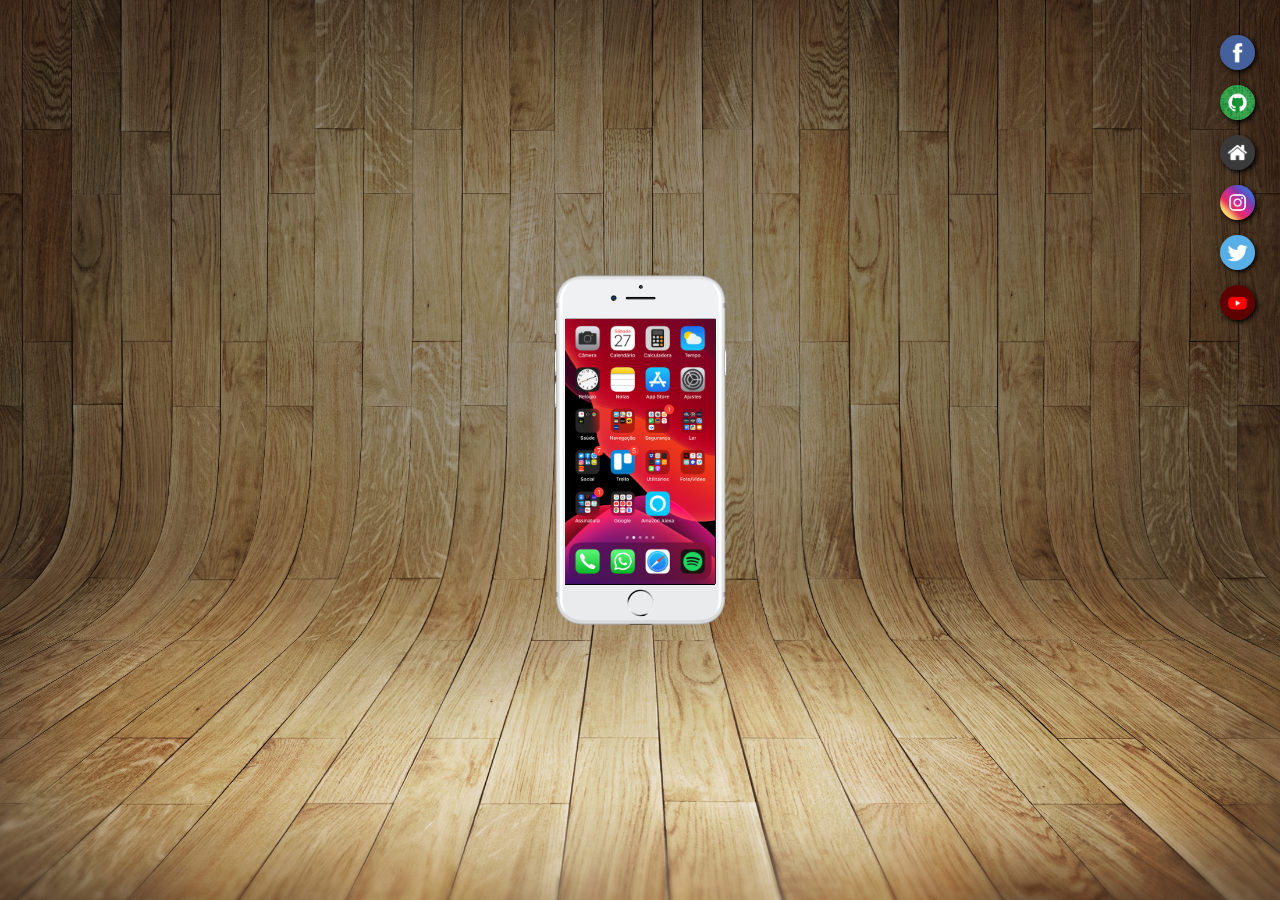
<file: index.html>
<!DOCTYPE html>
<html lang="en">
<head>
    <meta charset="UTF-8">
    <meta name="viewport" content="width=device-width, initial-scale=1.0">
    <title>Projeto rede Sociais</title>
    <link rel="shortcut icon" href="favicon.ico" type="image/x-icon">
    <link rel="stylesheet" href="estilos/style.css">
</head>
<body>
    <main>

        <section id="telefone">
            <iframe src="home.html" frameborder="0" id="tela" name="logos" scrolling="yes"></iframe>
        </section>

        <section id="redes-sociais">
            
                <a href="facebook.html" target="logos"><img src="imagens/logo-facebook.jpg" alt="facebook"></a>
                <a href="github.html" target="logos"><img src="imagens/logo-github.jpg" alt="github"></a>
                <a href="home.html" target="logos"><img src="imagens/logo-home.jpg" alt="homepage"></a>
                <a href="instagram.html" target="logos"><img src="imagens/logo-instagram.jpg" alt="instagram"></a>
                <a href="twitter.html" target="logos"><img src="imagens/logo-twitter.jpg" alt="twitter"></a>
                <a href="youtube.html" target="logos"><img src="imagens/logo-youtube.jpg" alt="youtube"></a>
            
        </section>
    </main>
</body>
</html>
</file>
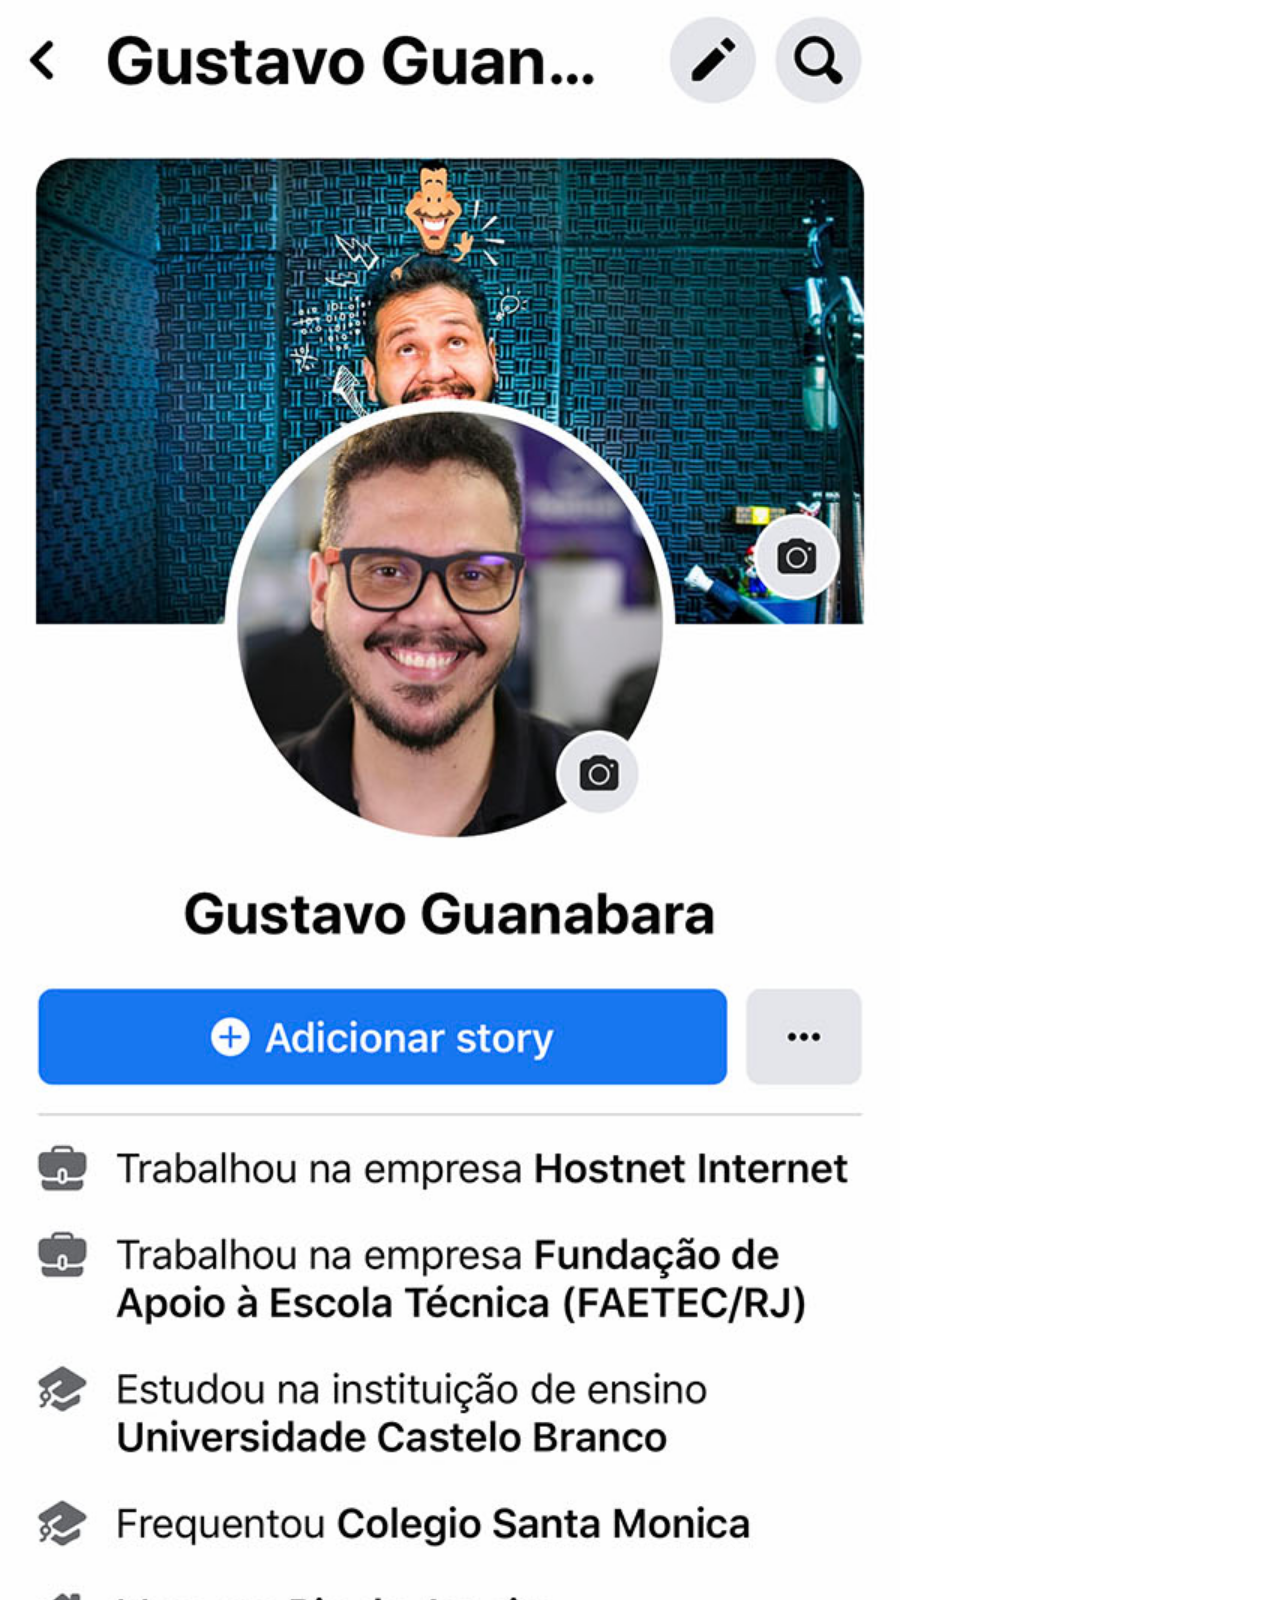
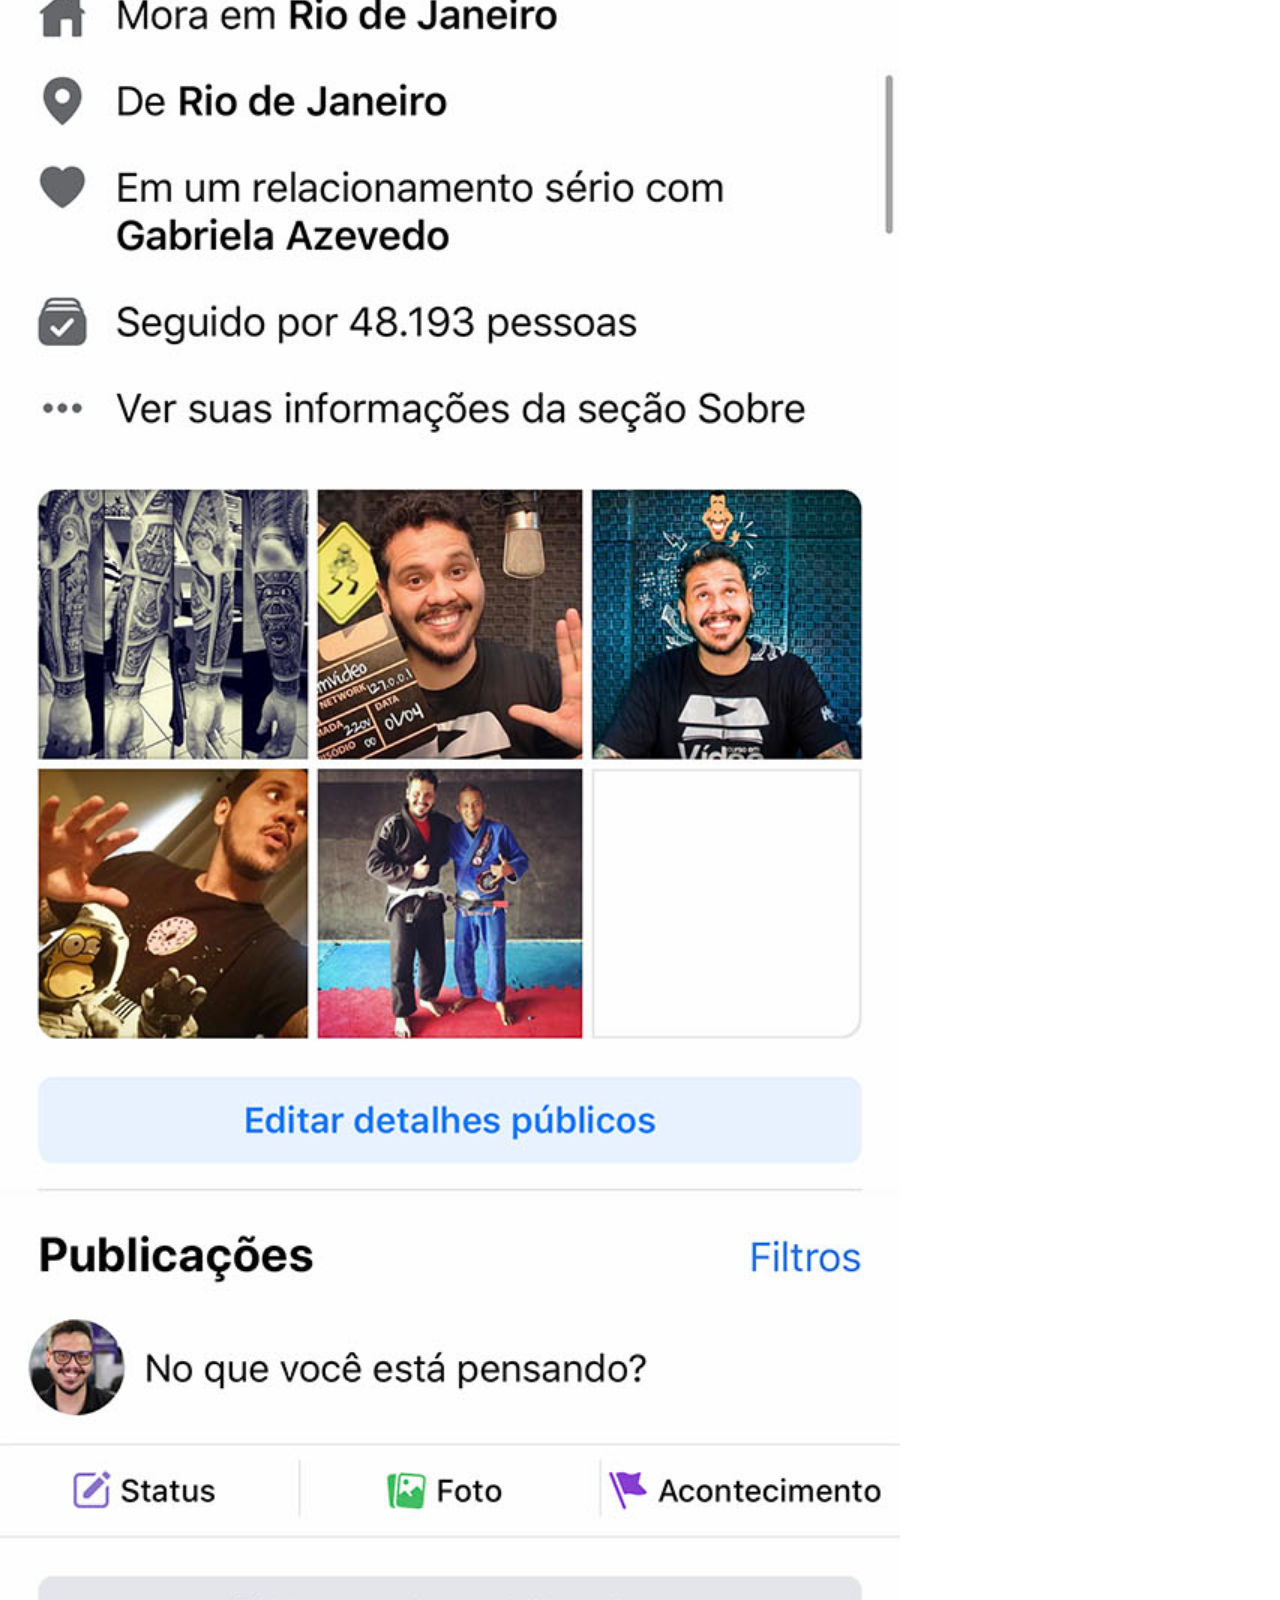
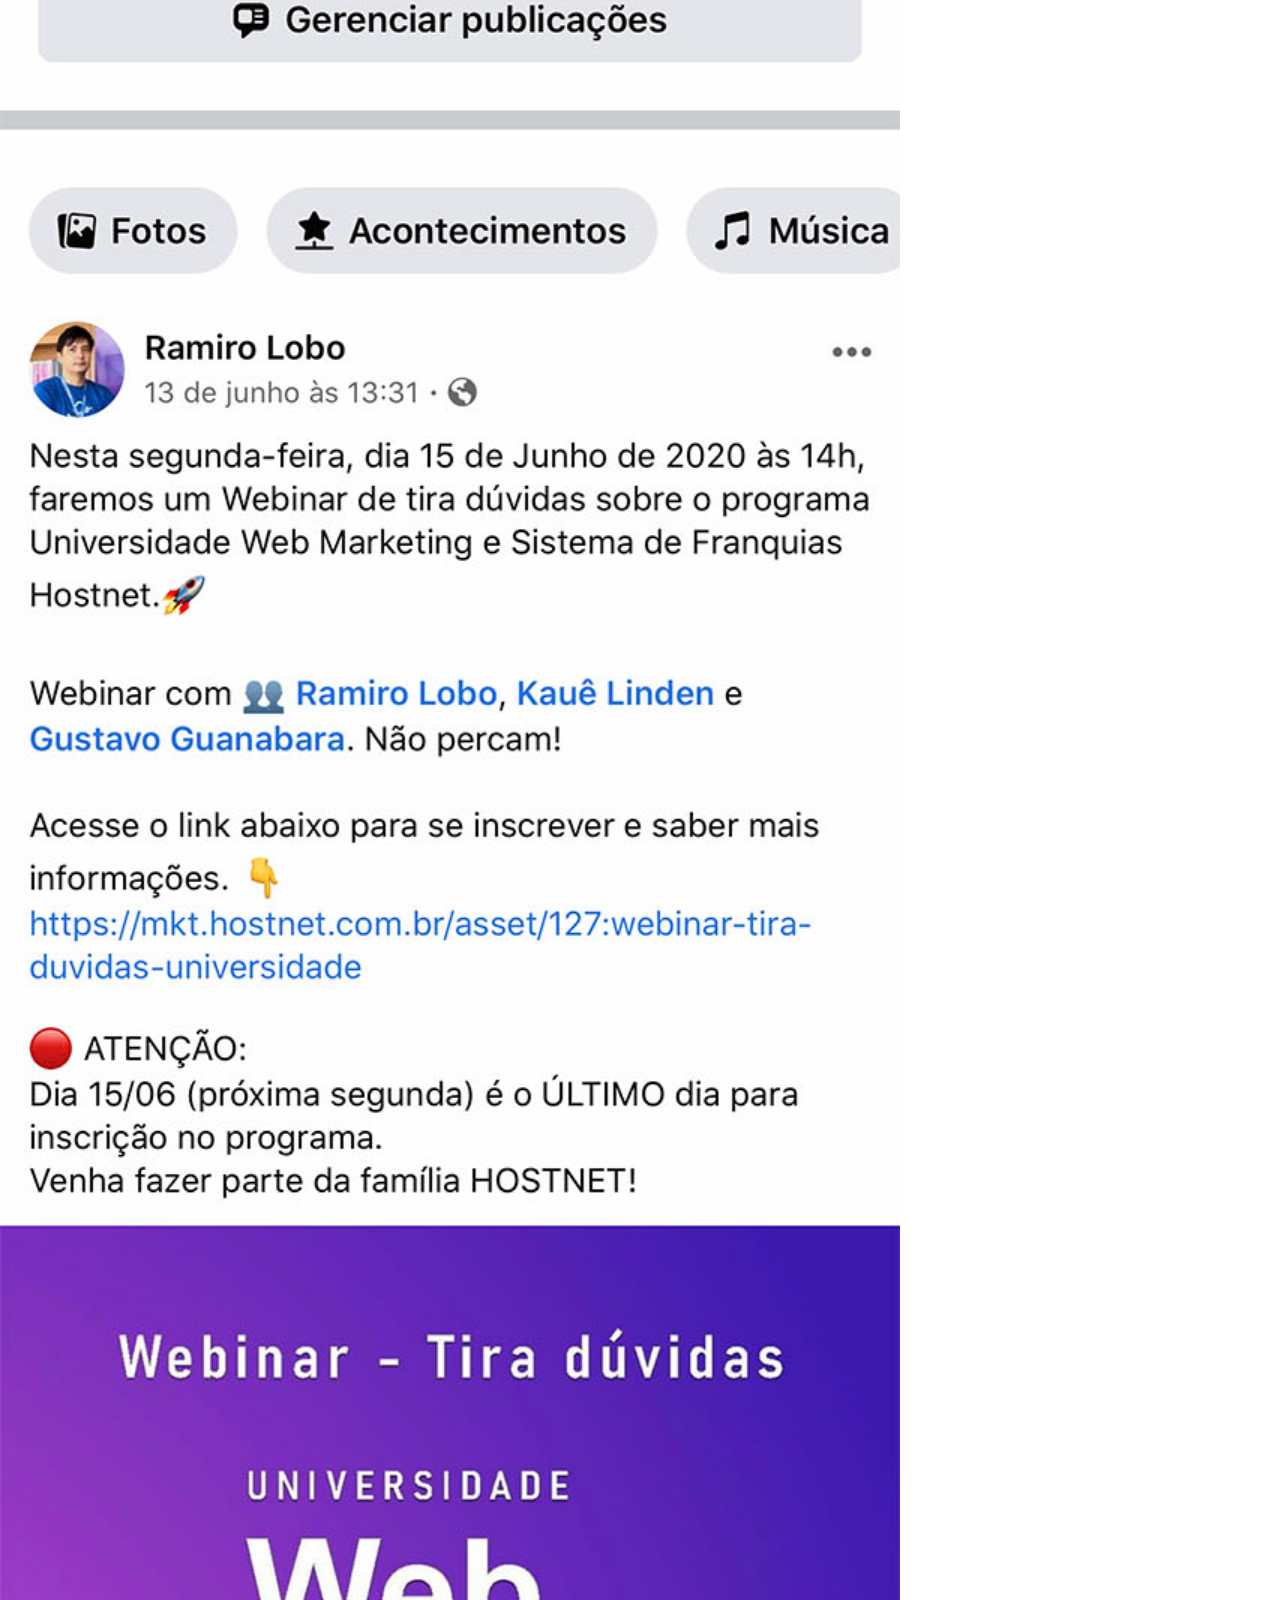
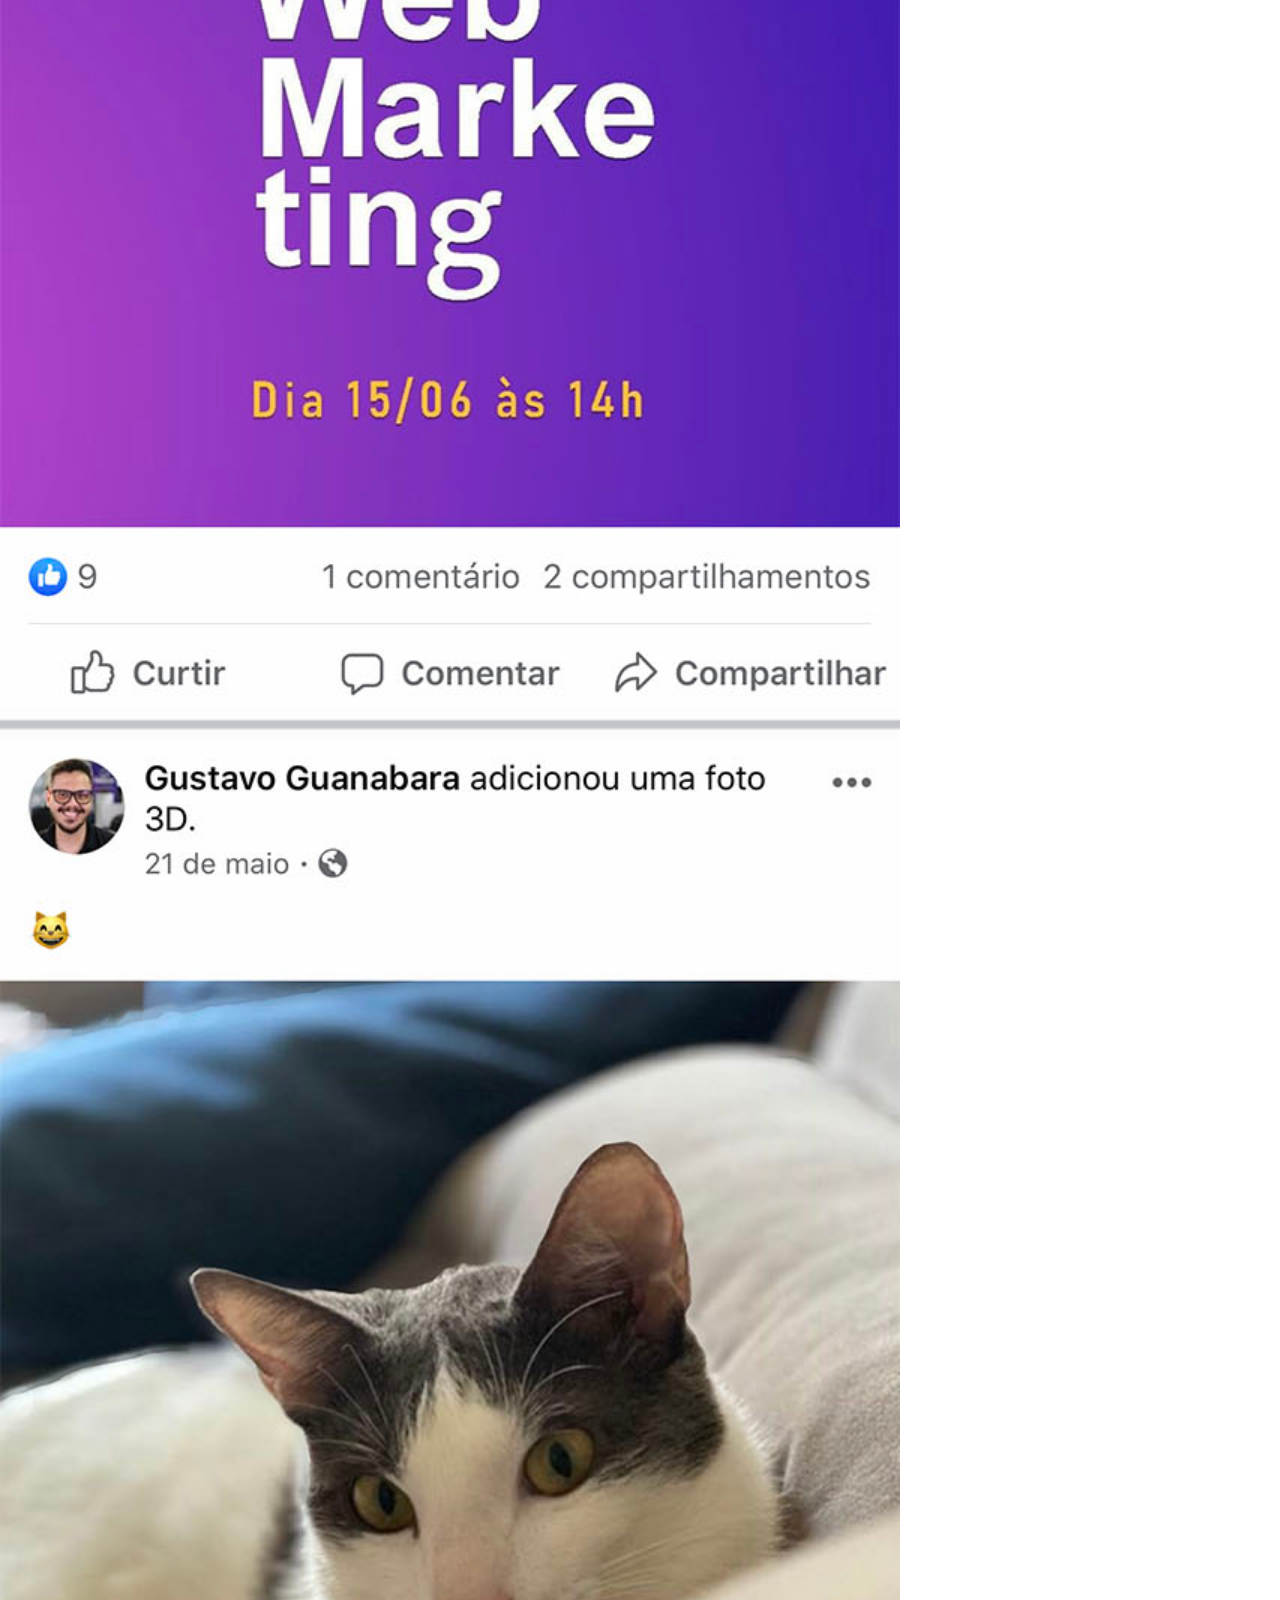
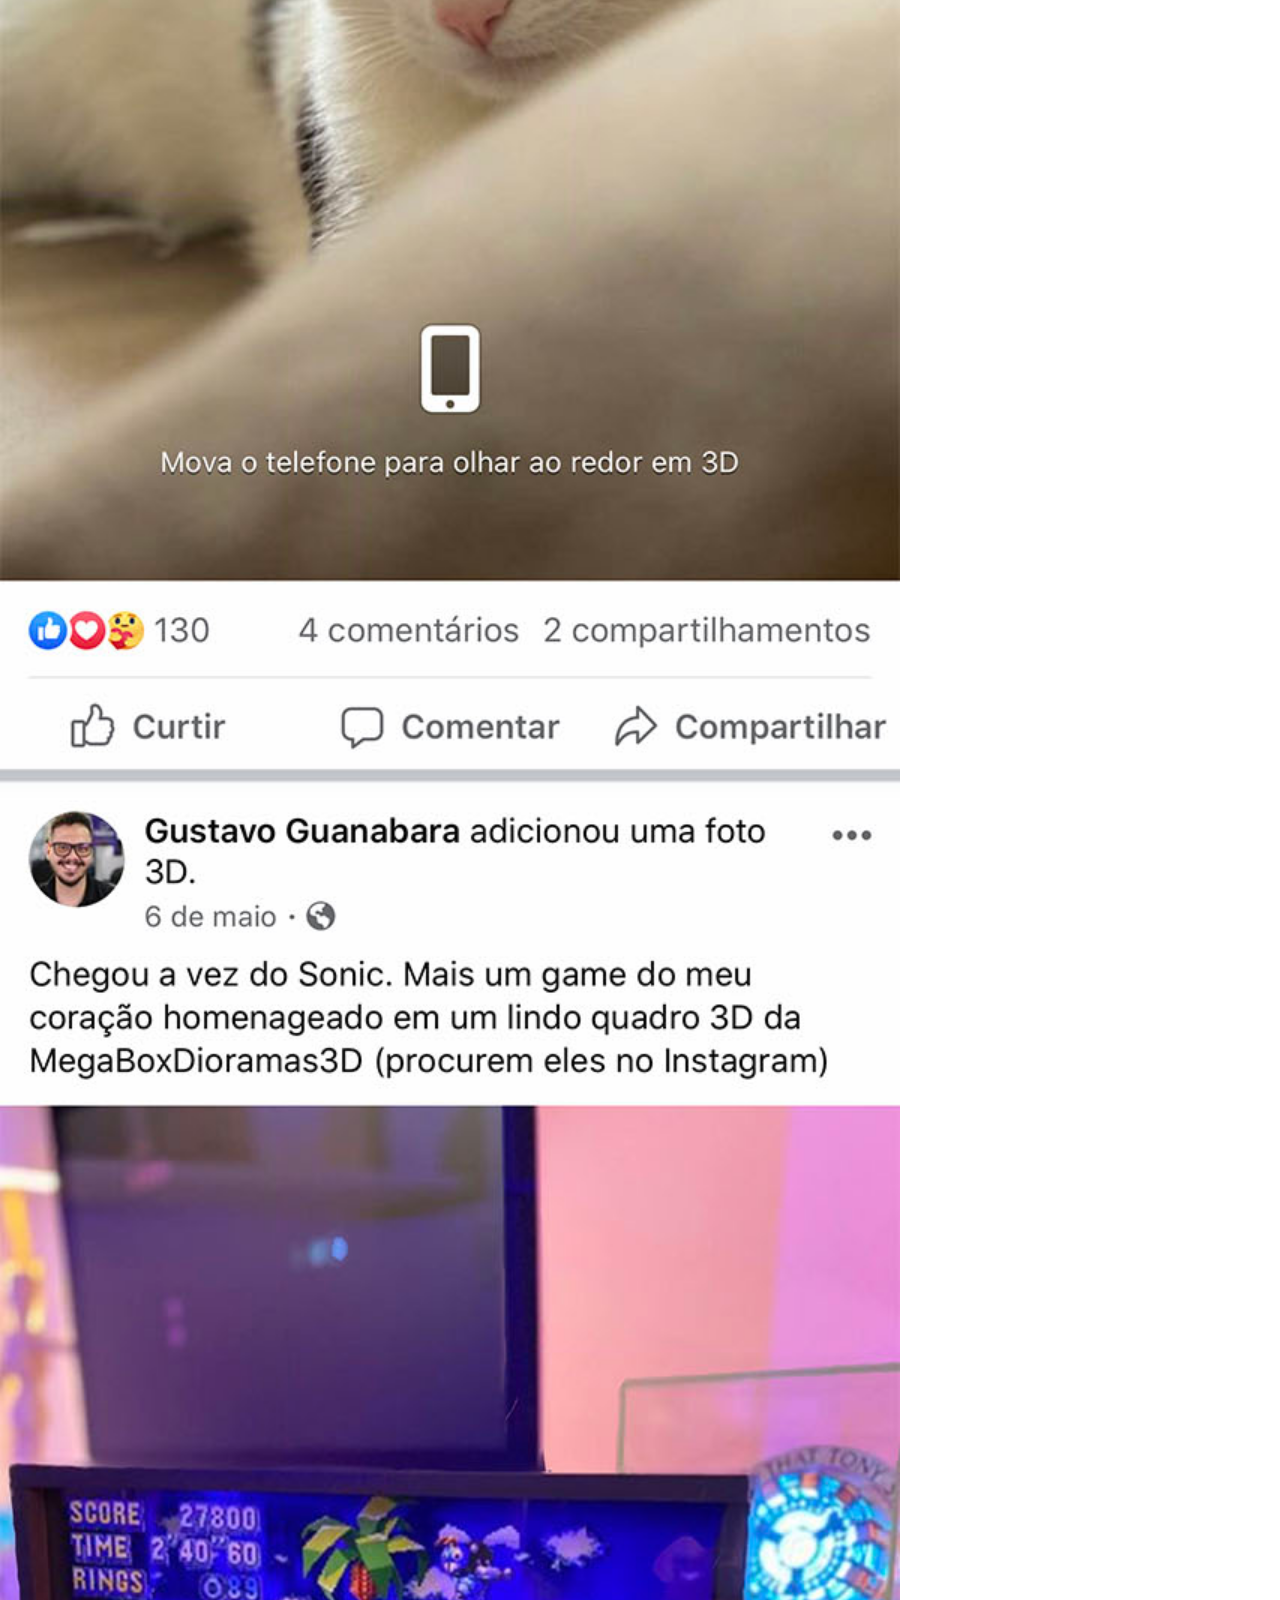
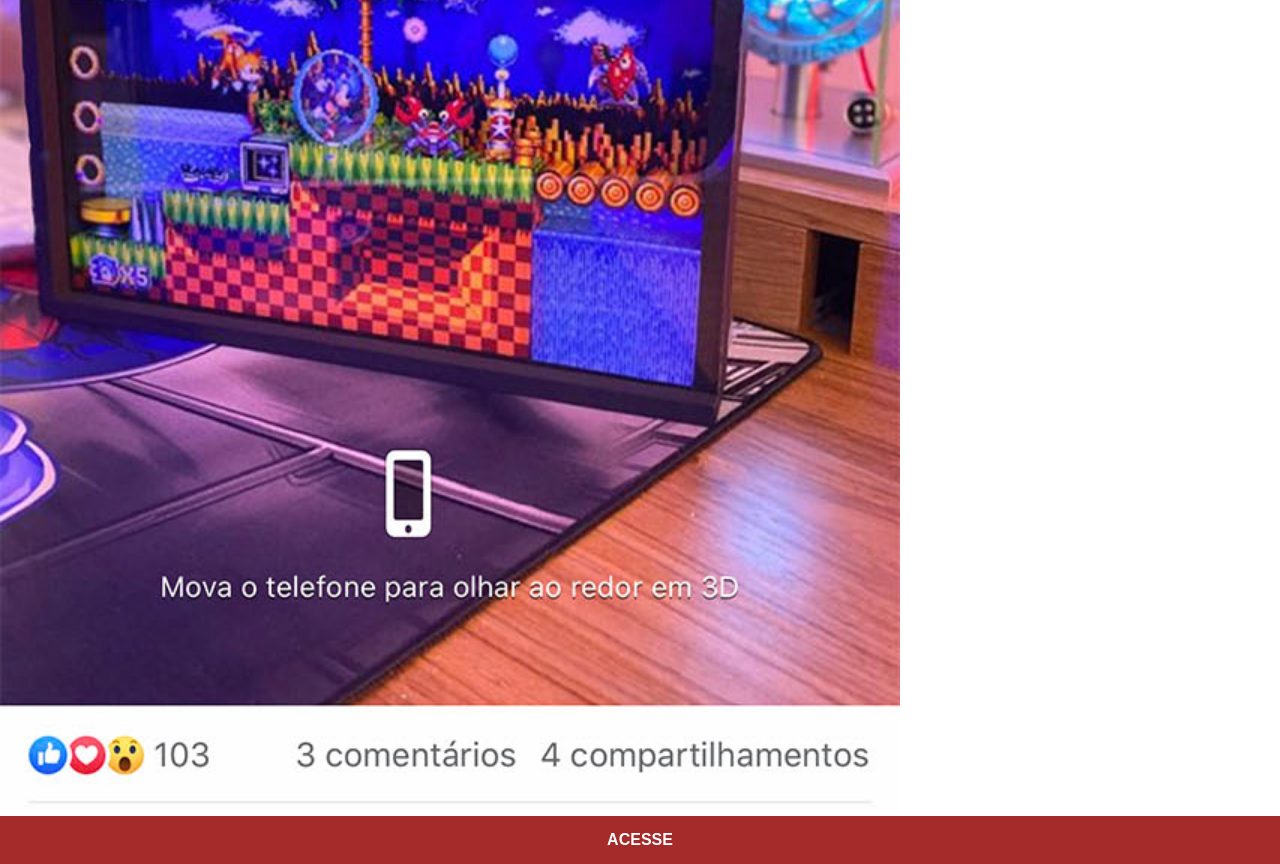
<file: facebook.html>
<!DOCTYPE html>
<html lang="pt-br">
<head>
    <meta charset="UTF-8">
    <meta name="viewport" content="width=device-width, initial-scale=1.0">
    <link rel="stylesheet" href="estilos/redes.css">
    <title>facebook</title>
</head>
<body>
<img src="imagens/tela-facebook.jpg" alt="facebook">
<a href="https://www.facebook.com/gustavoguanabara" target="_blank">ACESSE</a>
</body>
</html>
</file>
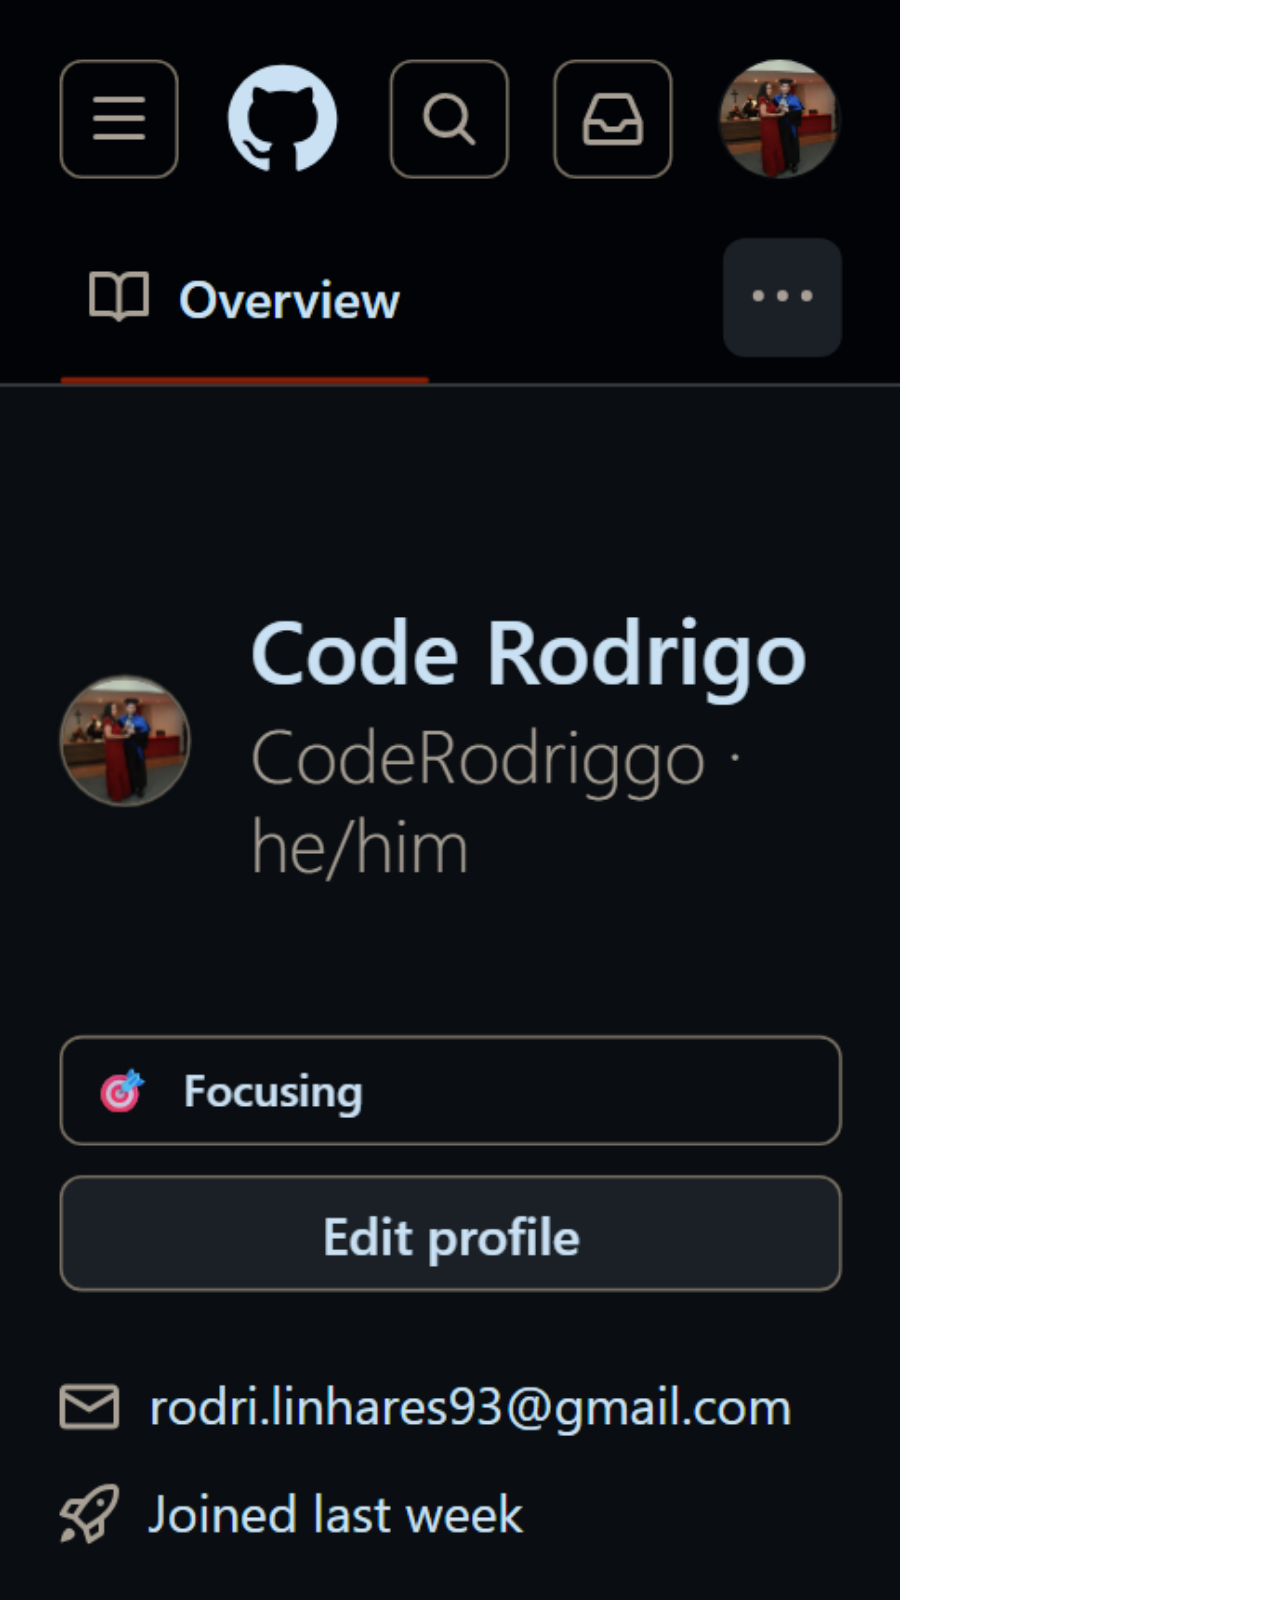
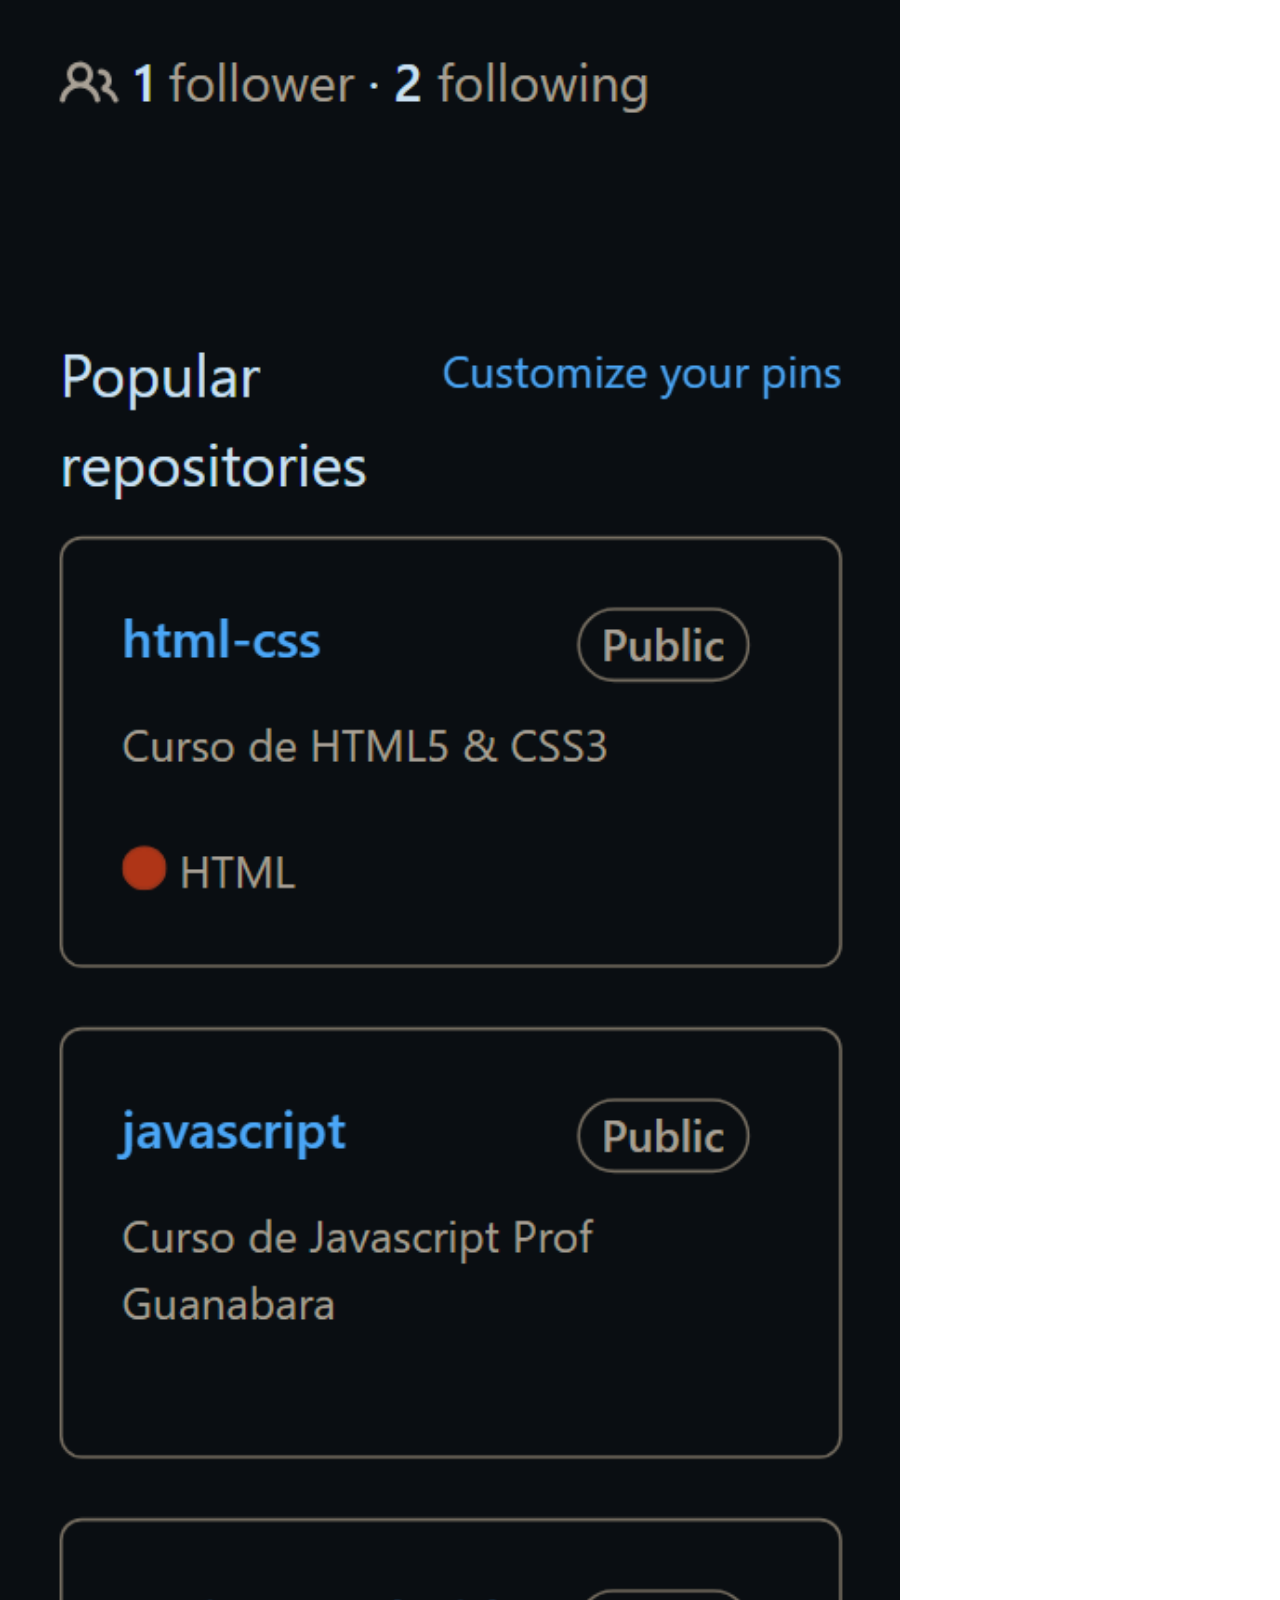
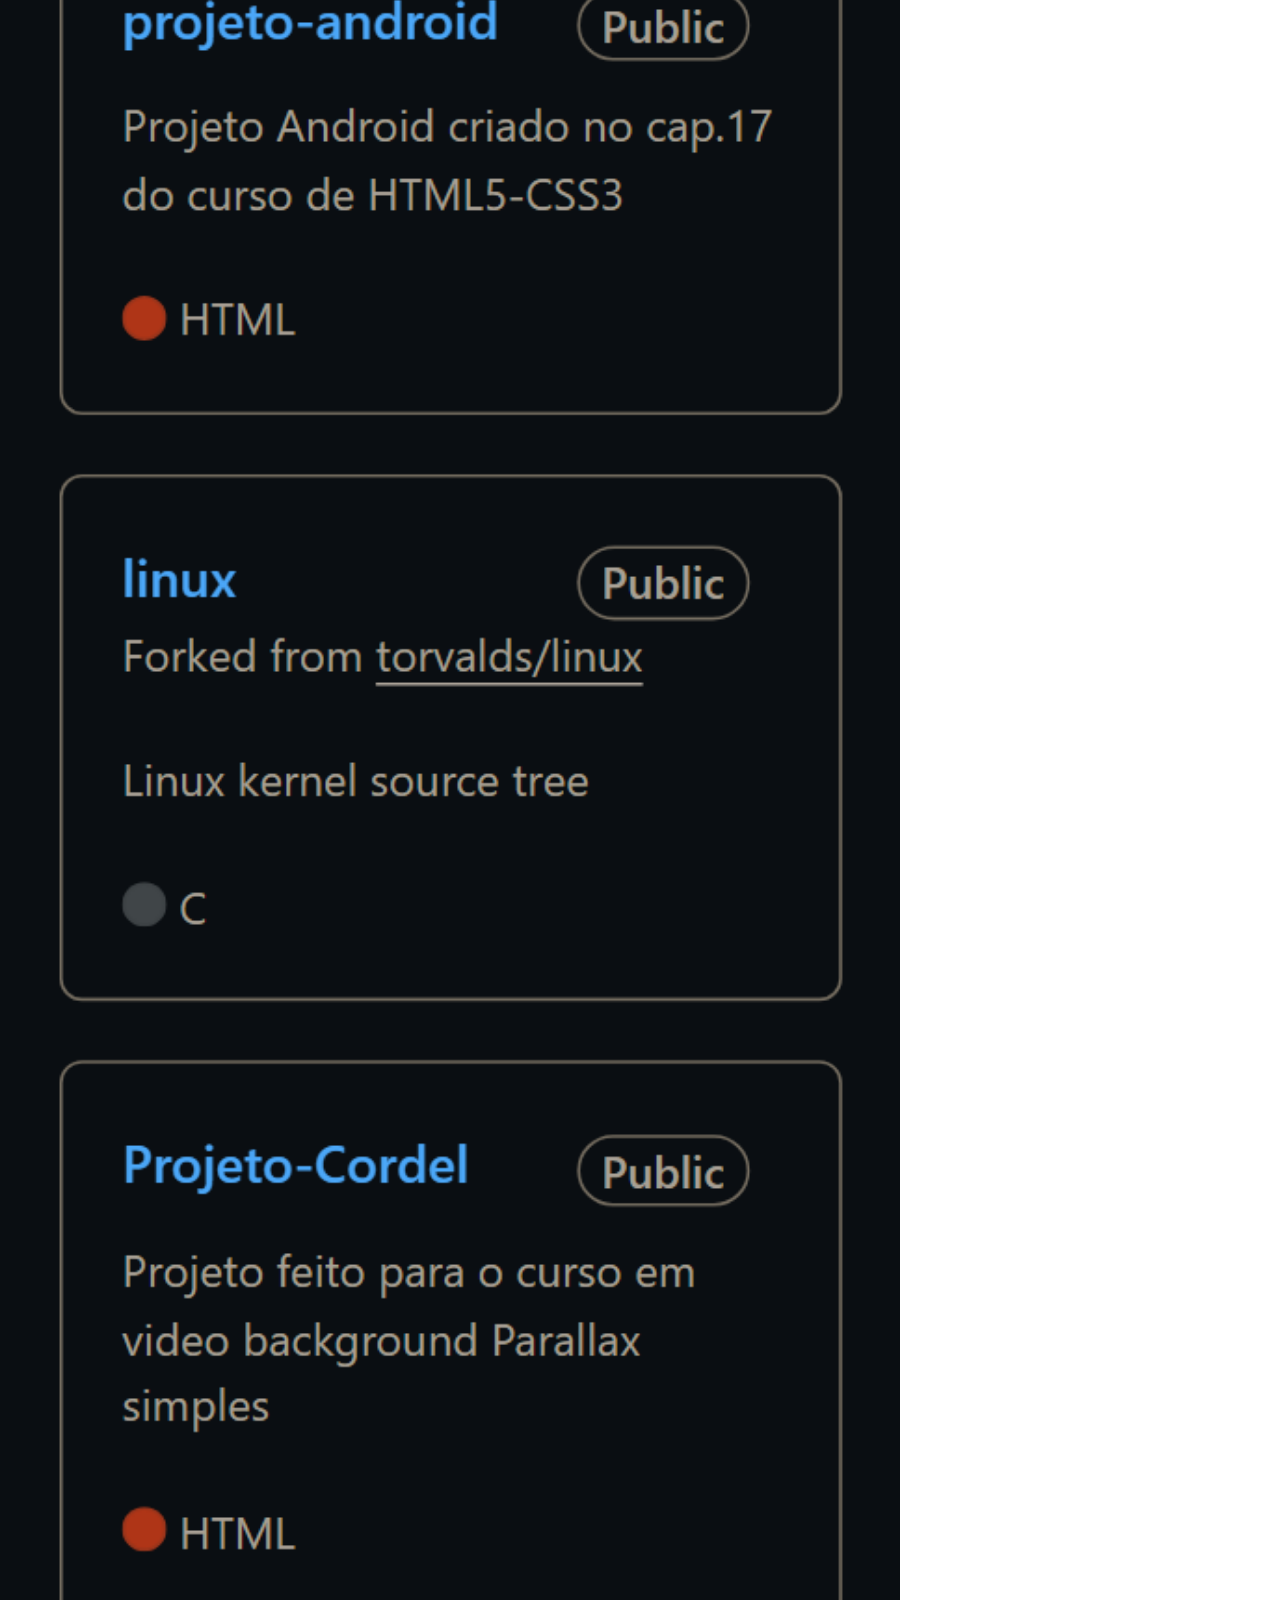
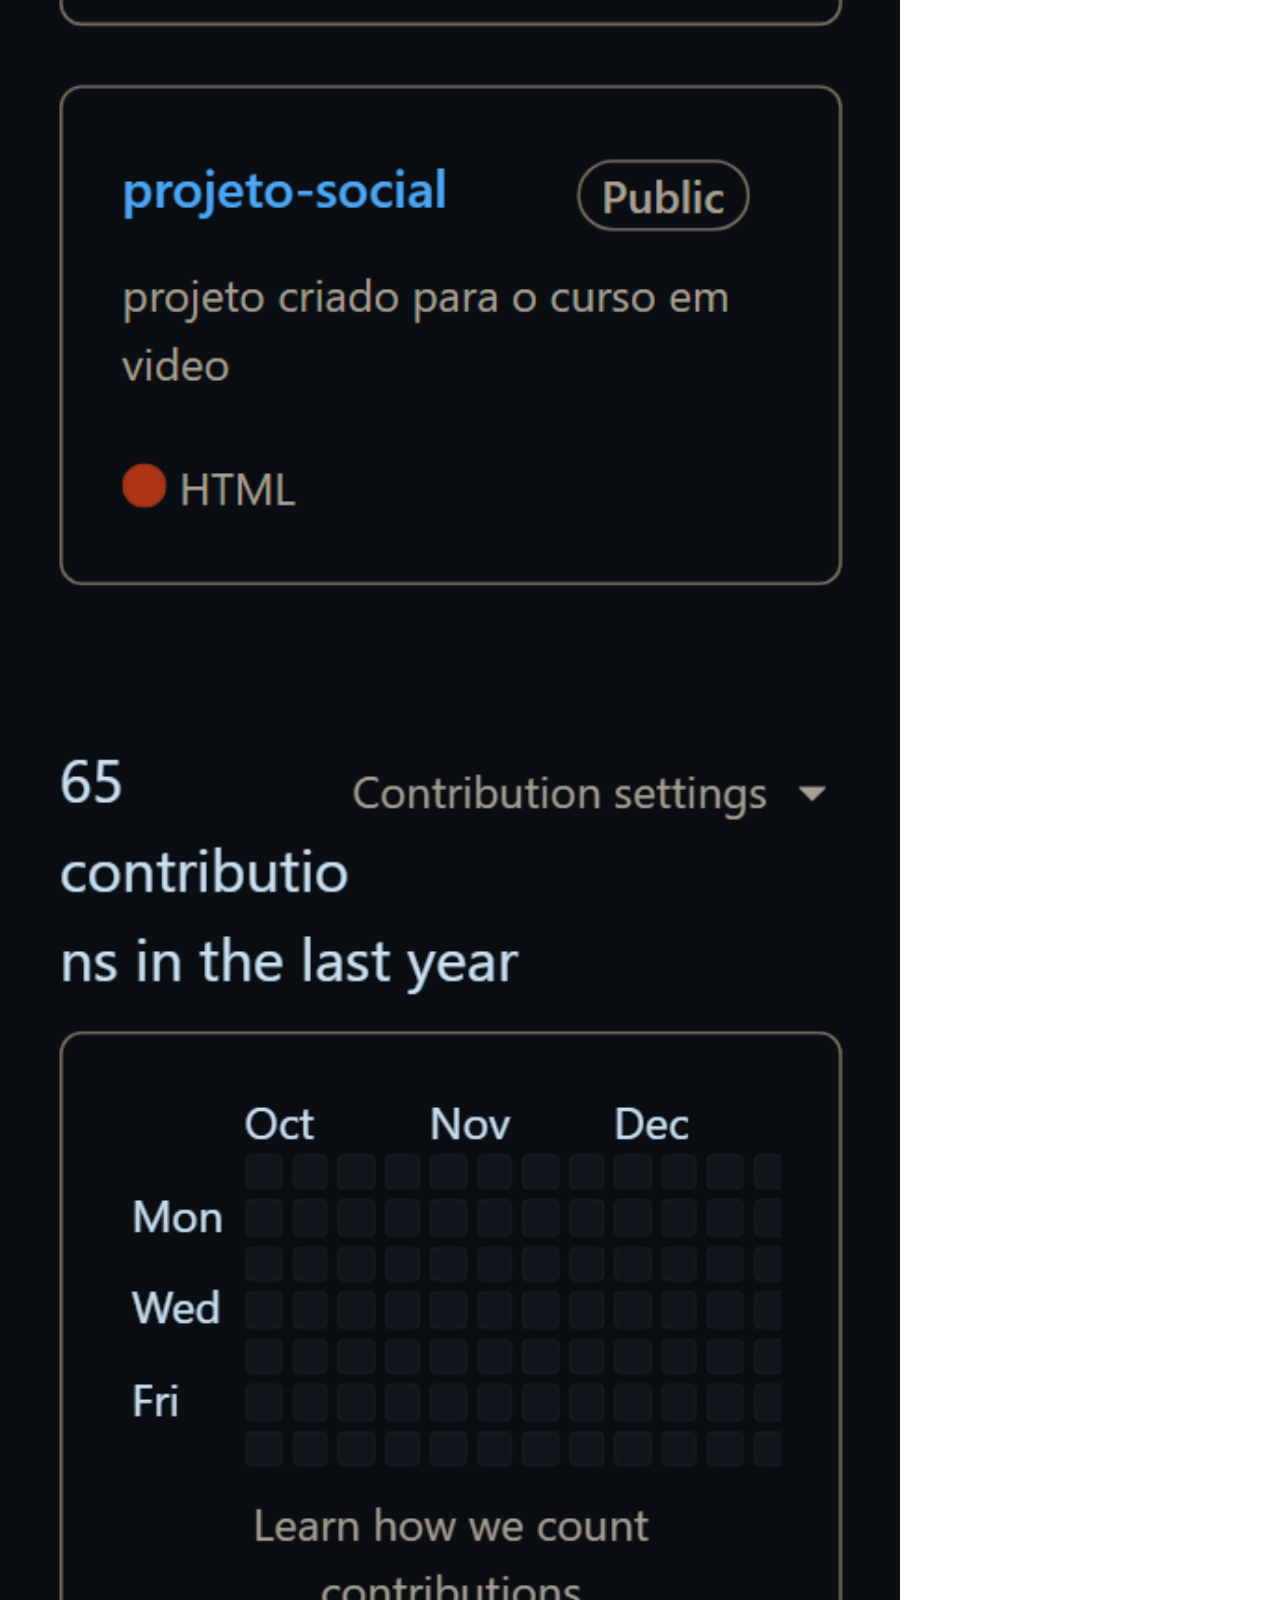
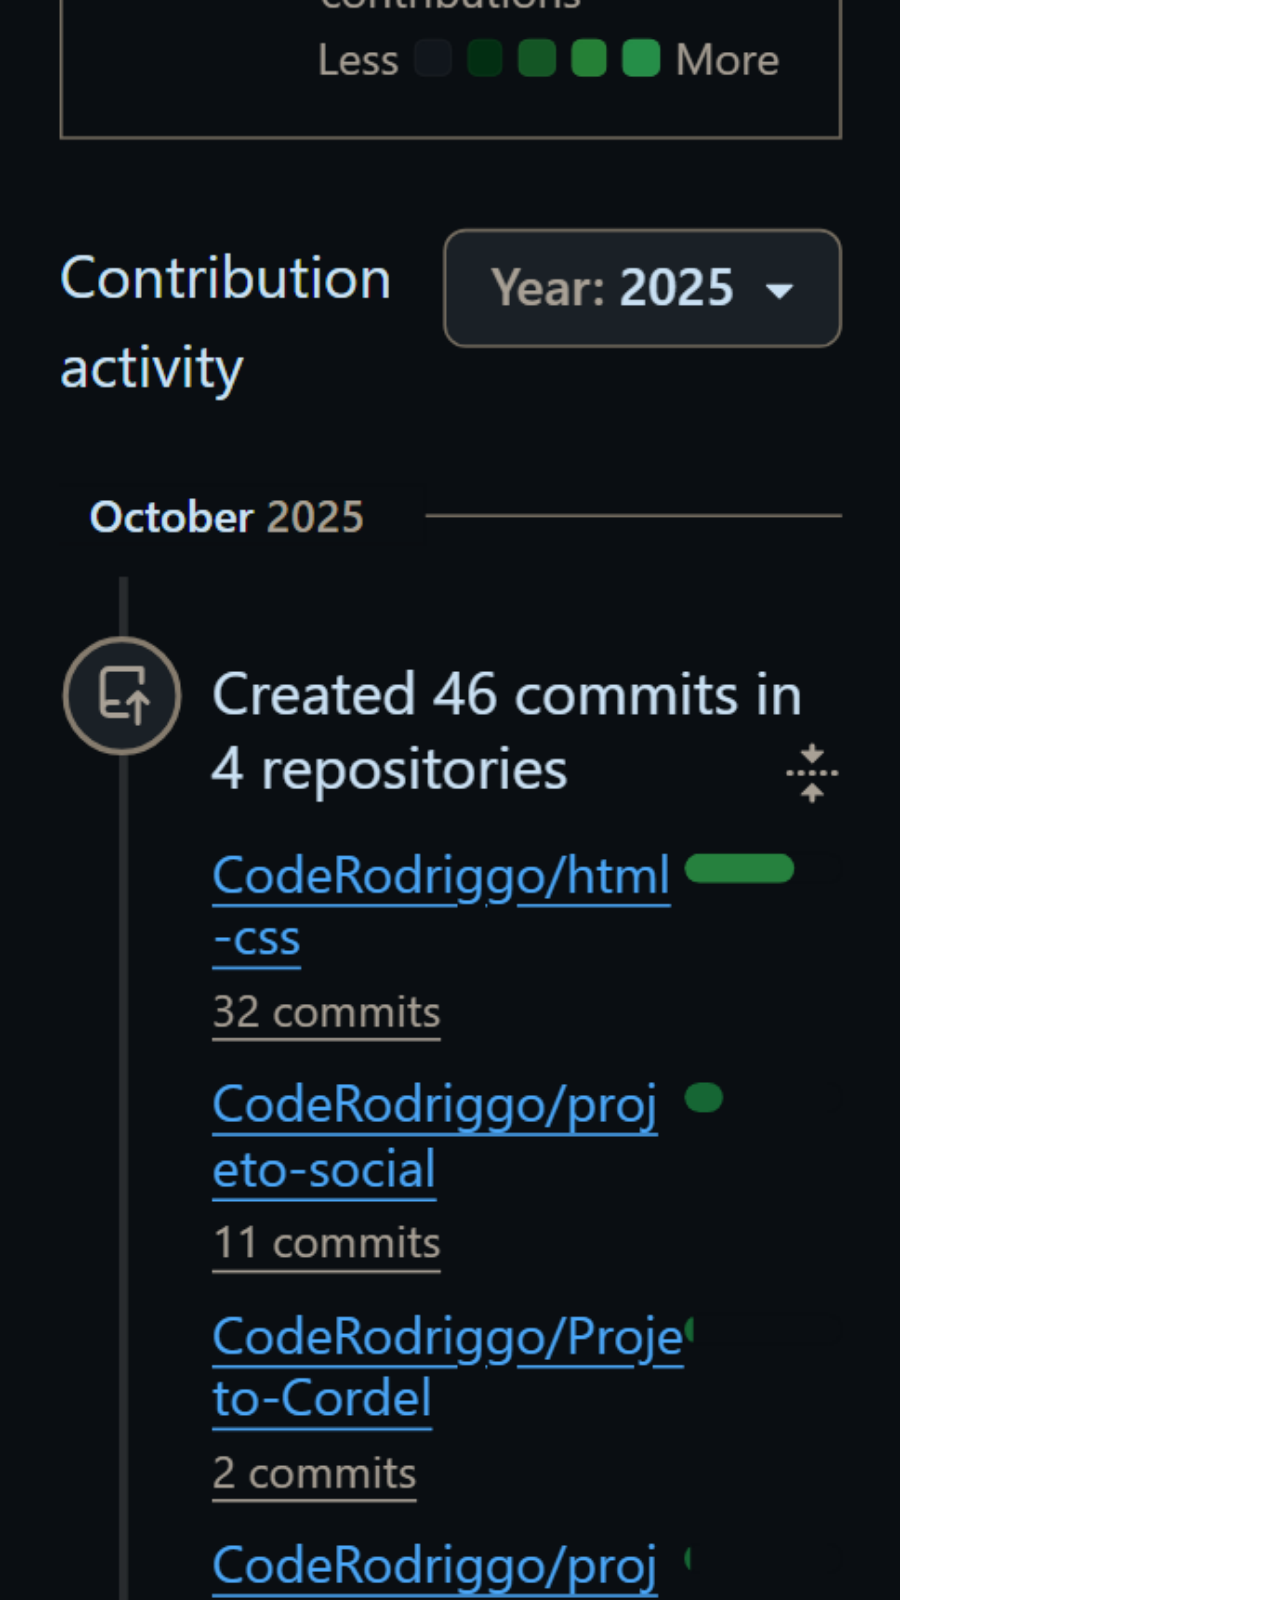
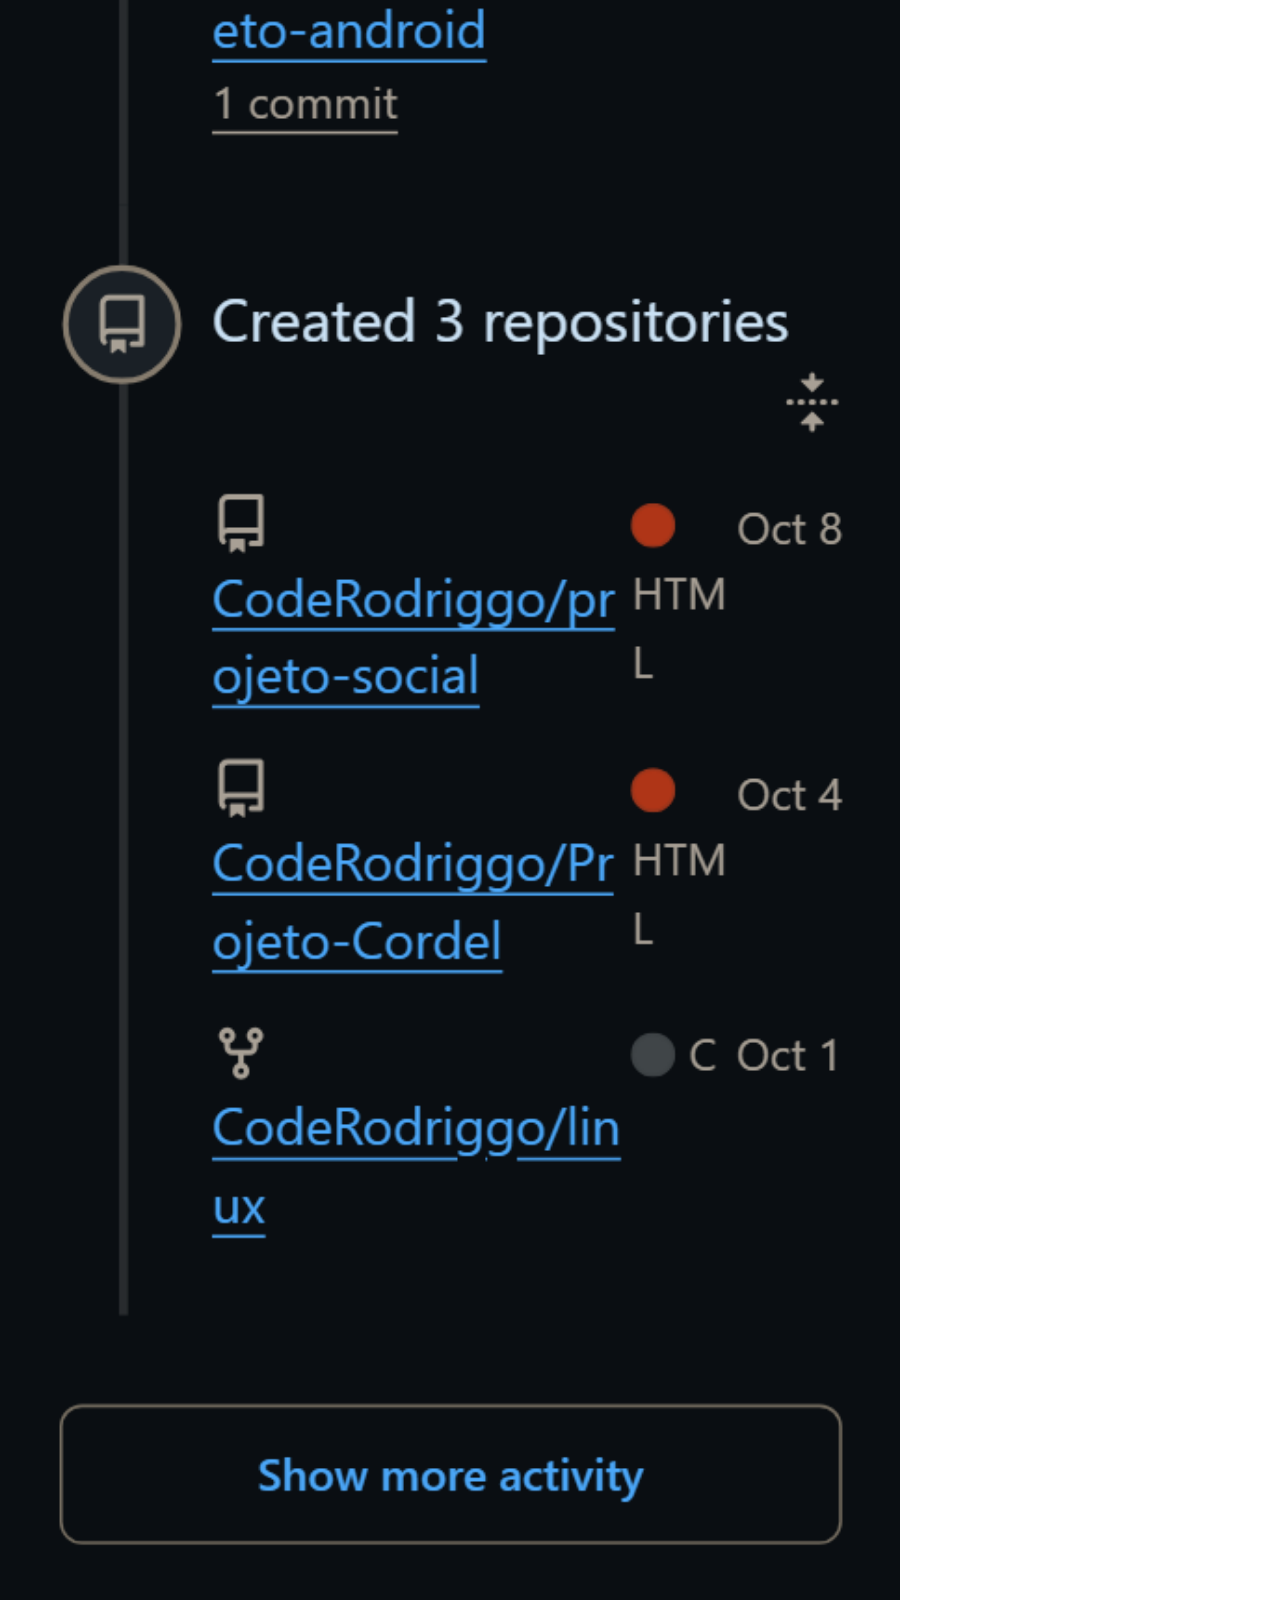
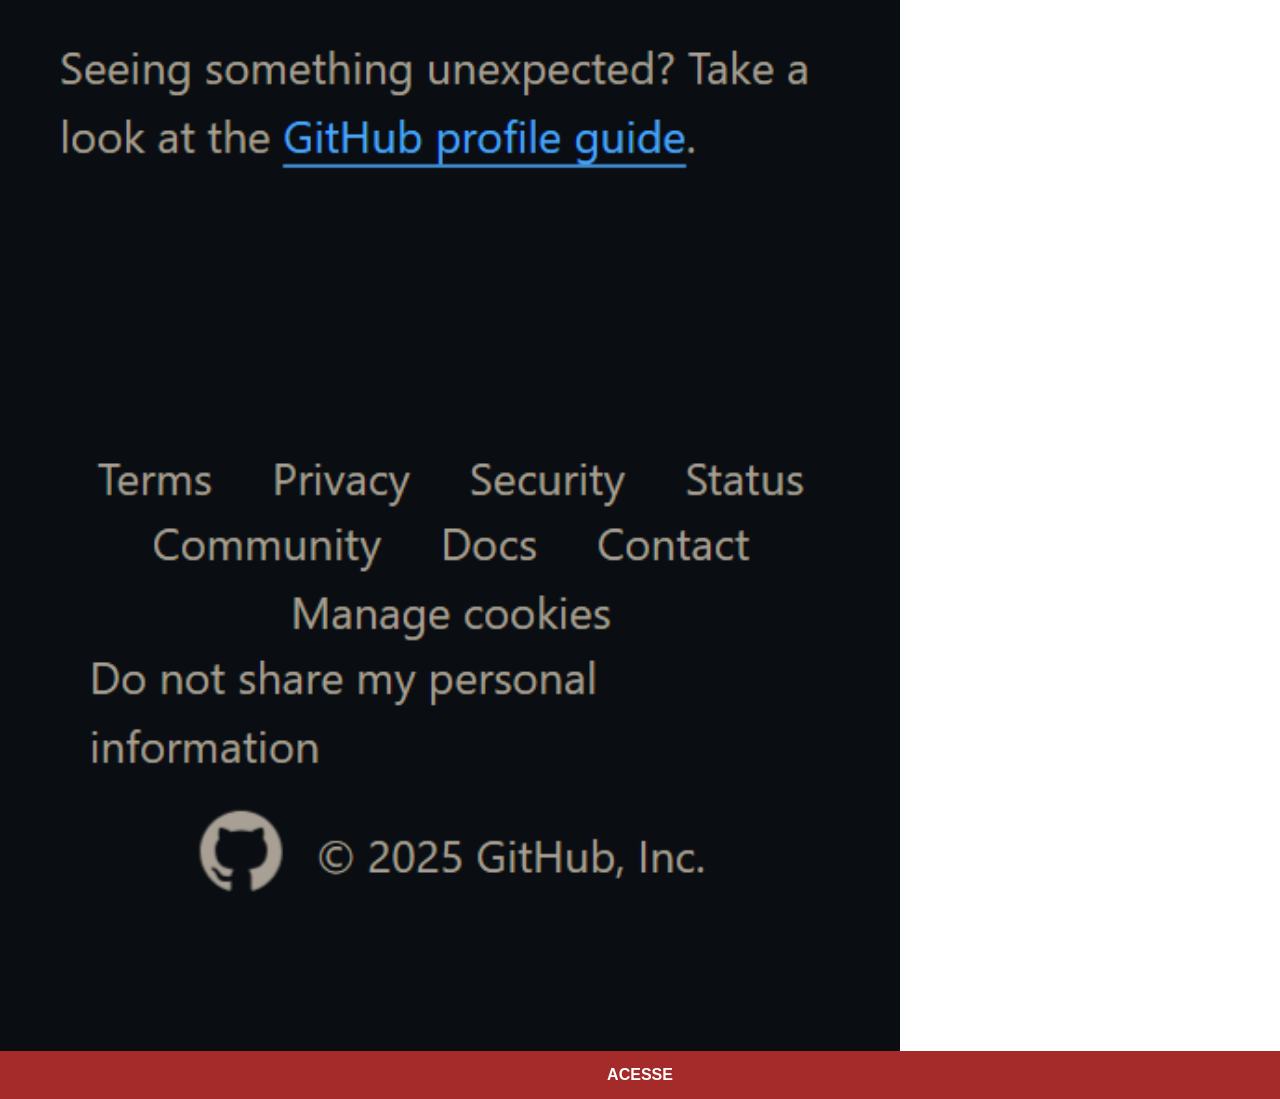
<file: github.html>
<!DOCTYPE html>
<html lang="pt-br">
<head>
    <meta charset="UTF-8">
    <meta name="viewport" content="width=device-width, initial-scale=1.0">
    <link rel="stylesheet" href="estilos/redes.css">
    <title>github</title>
</head>
<body>
    <img src="imagens/github.com_CodeRodriggo.png" alt="GitHub">
    <a href="https://github.com/CodeRodriggo" target="_blank">ACESSE</a>
</body>
</html>
</file>
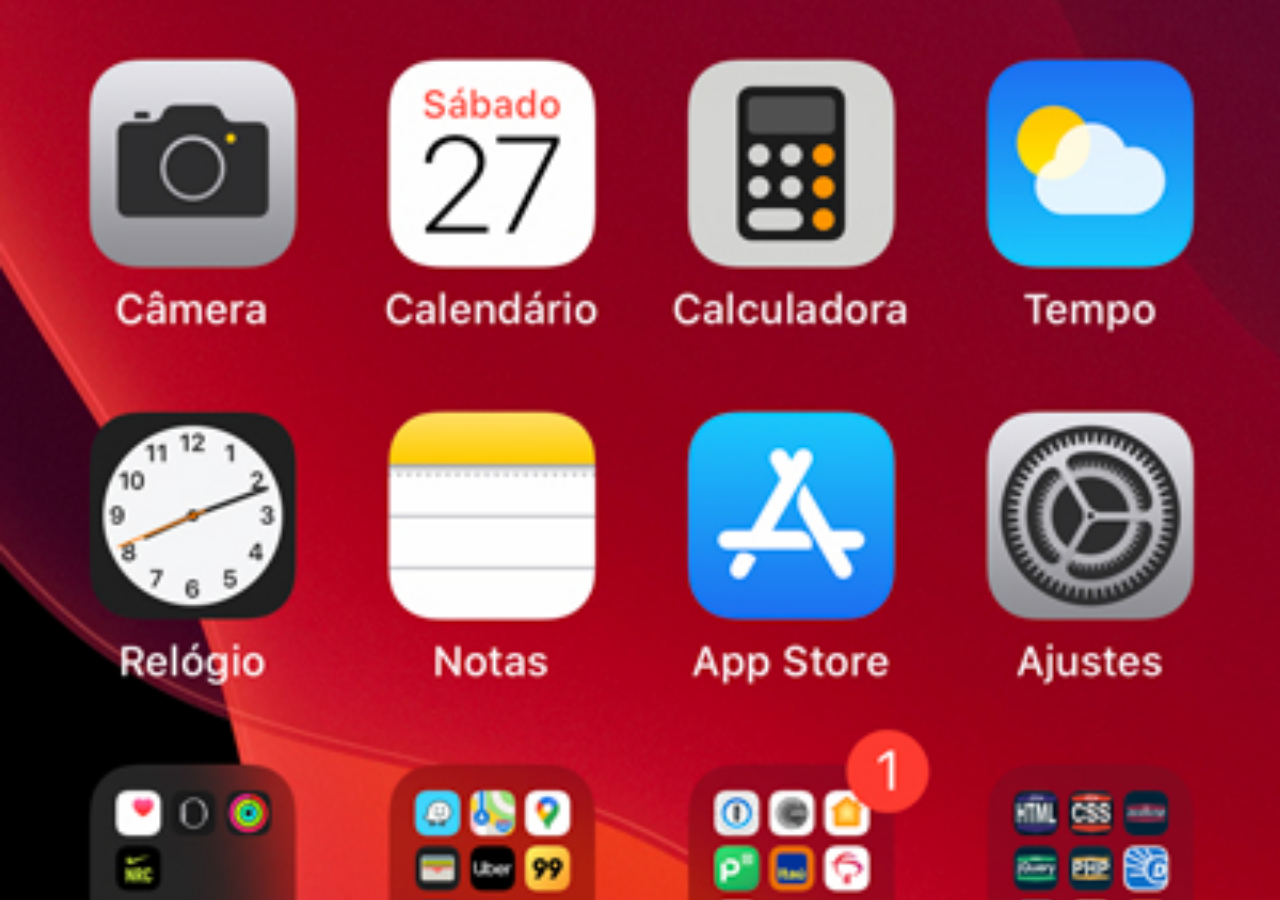
<file: home.html>
<!DOCTYPE html>
<html lang="pt-br">
<head>
    <meta charset="UTF-8">
    <meta name="viewport" content="width=device-width, initial-scale=1.0">
    <title>Home</title>

    <link rel="stylesheet" href="estilos/style.css">
    <style>
        *{
            margin: 0;
            padding: 0;
        }
        body{
            background-color: black;
            background-image: url(./imagens/tela-home.jpg);
            background-repeat: no-repeat;
            background-position: top center;
            background-size: 100%;
        }
    </style>
</head>
<body>

</body>
</html>
</file>
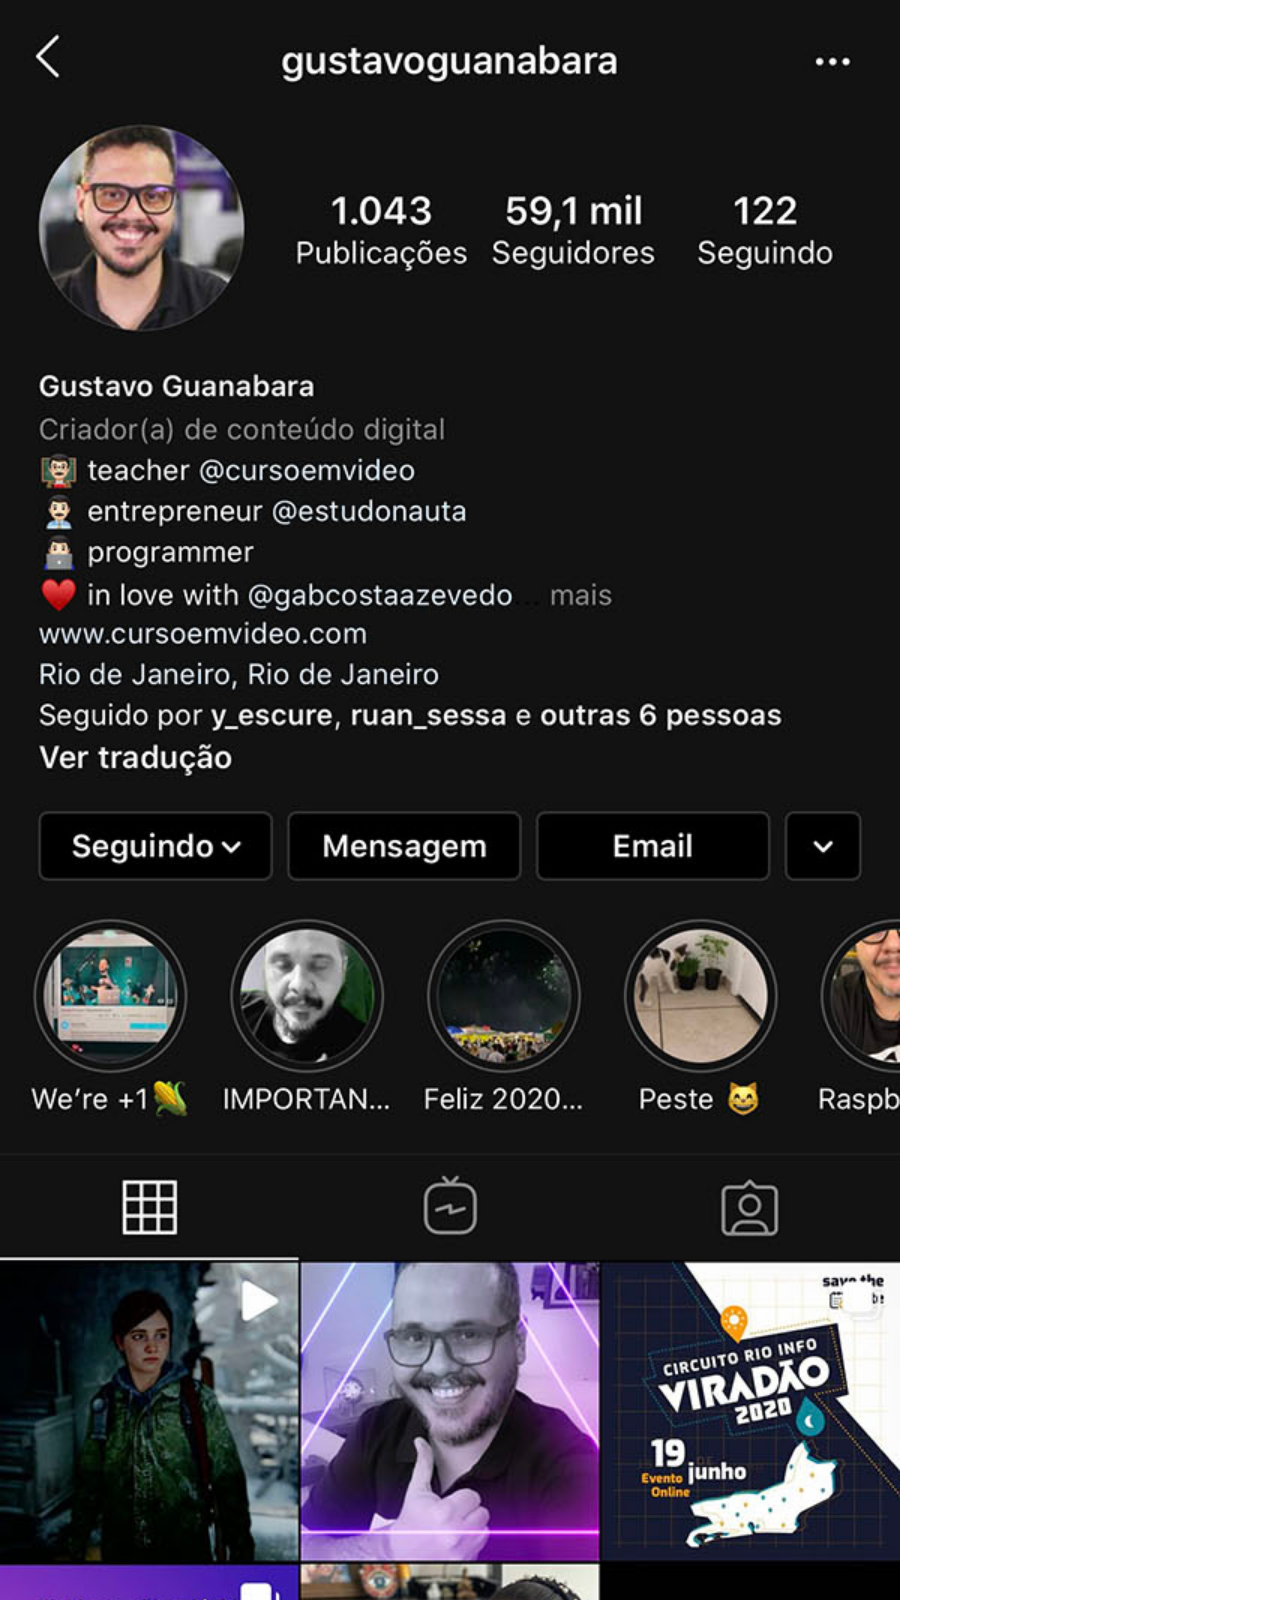
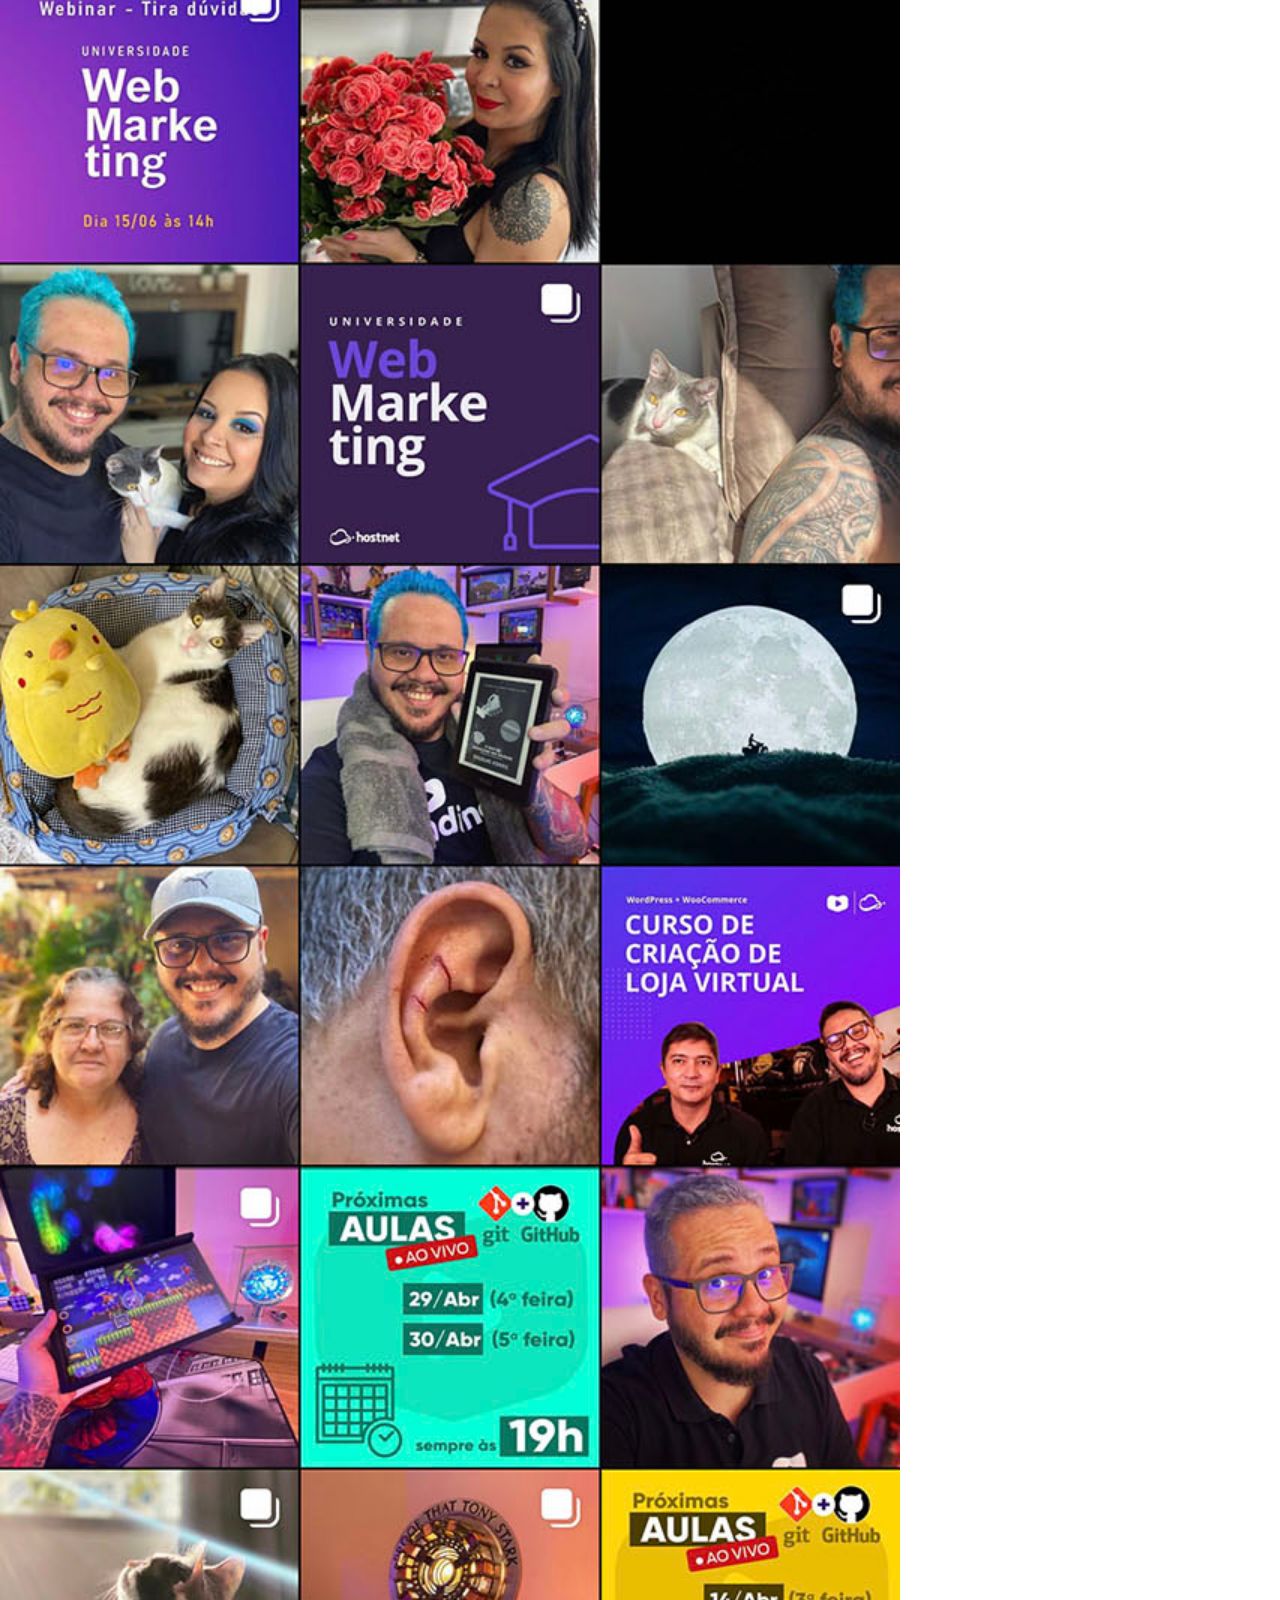
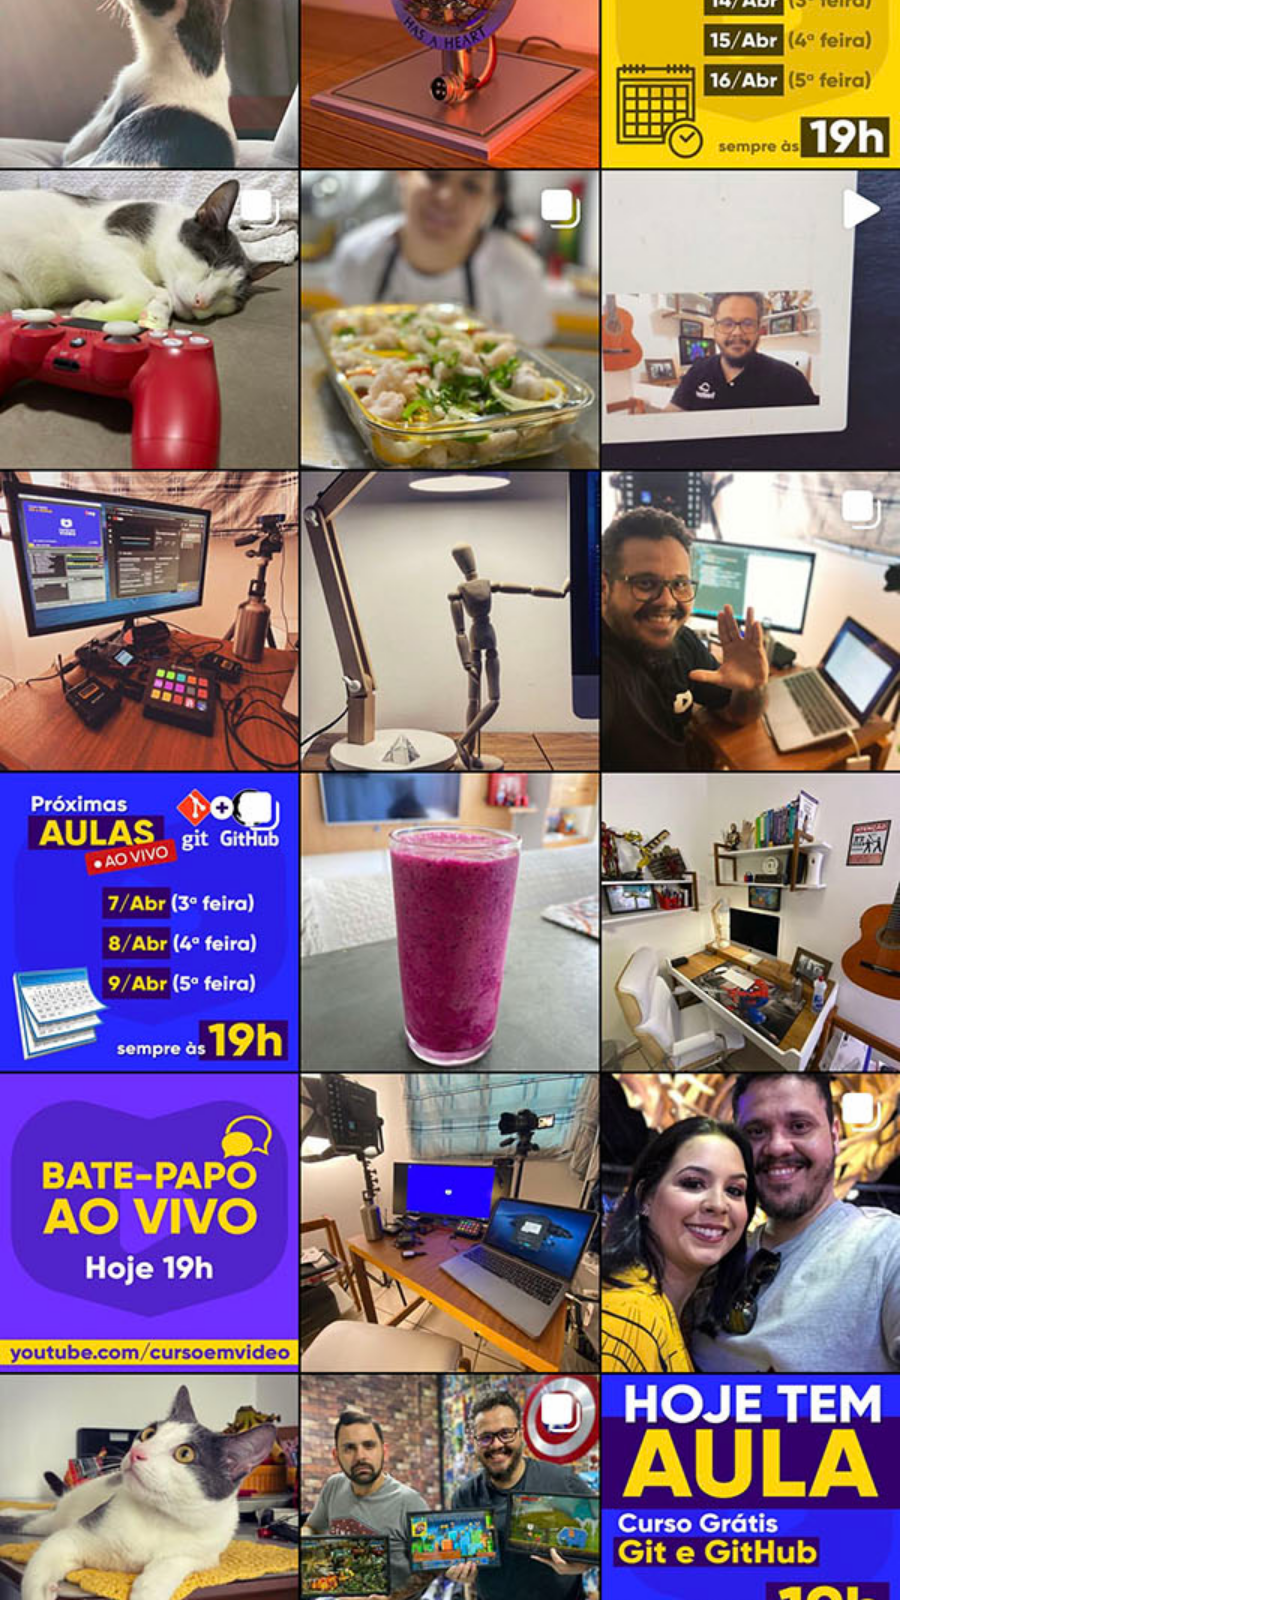
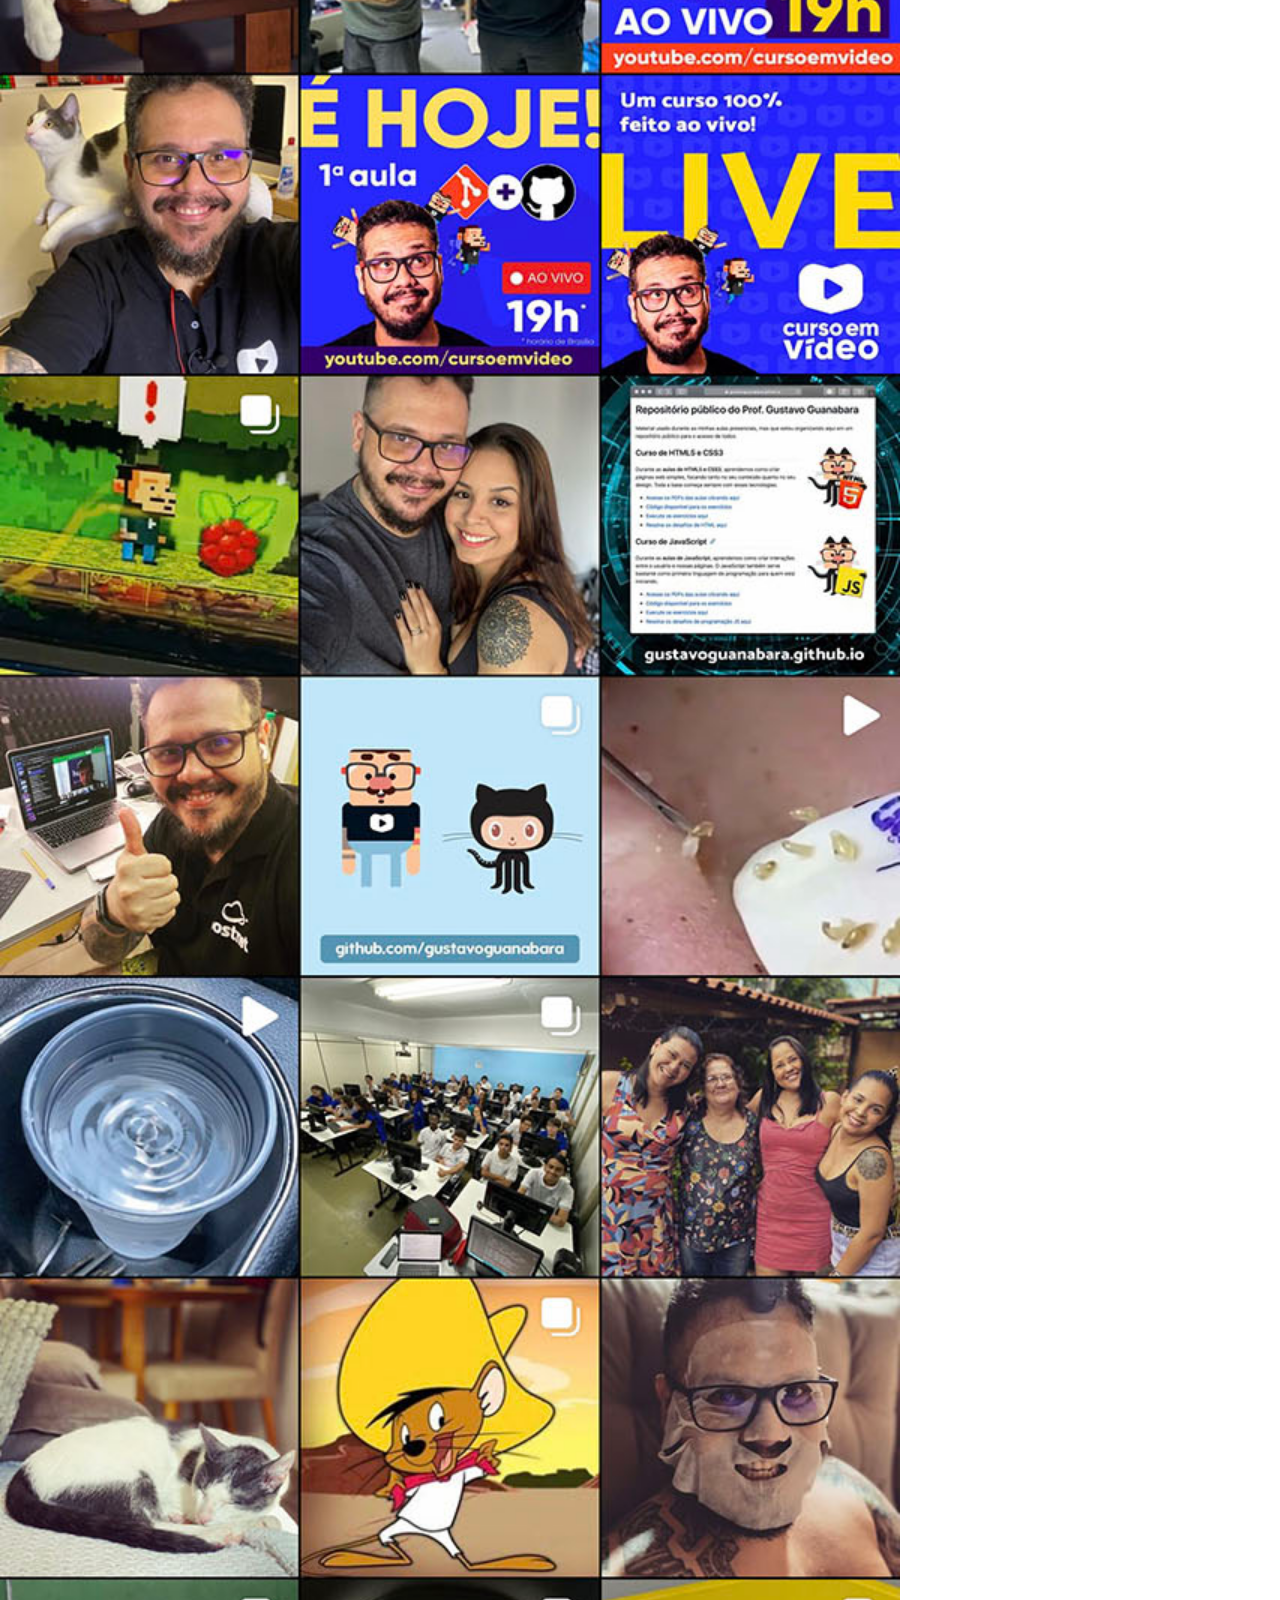
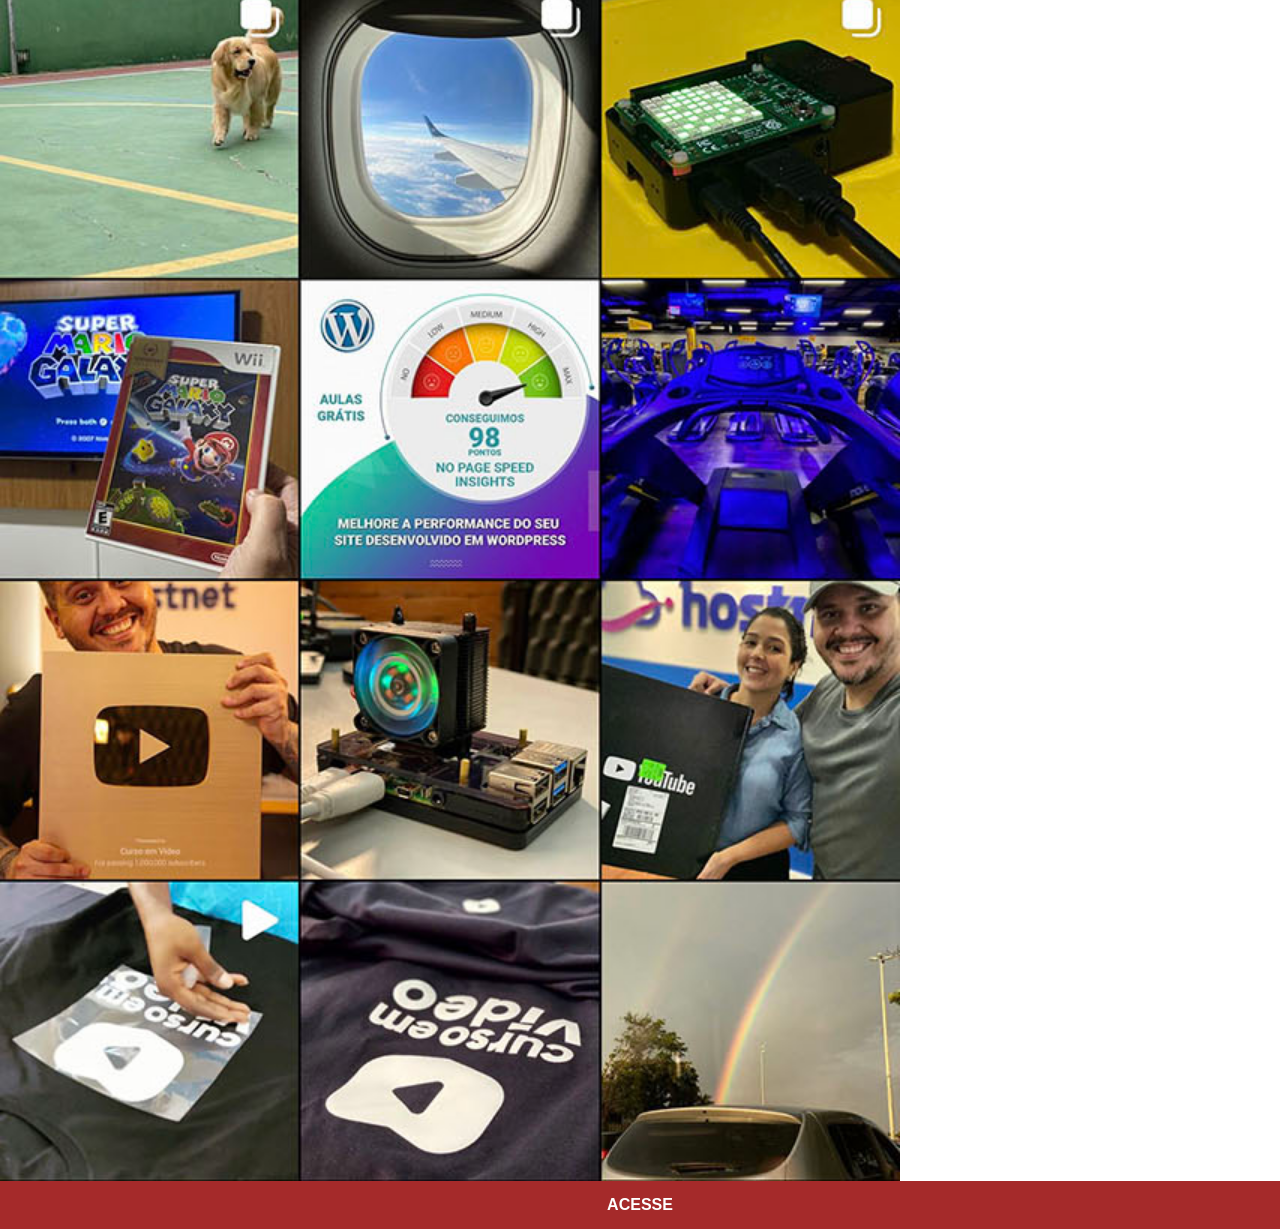
<file: instagram.html>
<!DOCTYPE html>
<html lang="pt-br">
<head>
    <meta charset="UTF-8">
    <meta name="viewport" content="width=device-width, initial-scale=1.0">
    <link rel="stylesheet" href="estilos/redes.css">
    <title>instagram</title>
</head>
<body>
    <img src="imagens/tela-instagram.jpg" alt="instagram">
    <a href="https://www.instagram.com/gustavoguanabara/?hl=en" target="_blank">ACESSE</a>
</body>
</html>
</file>
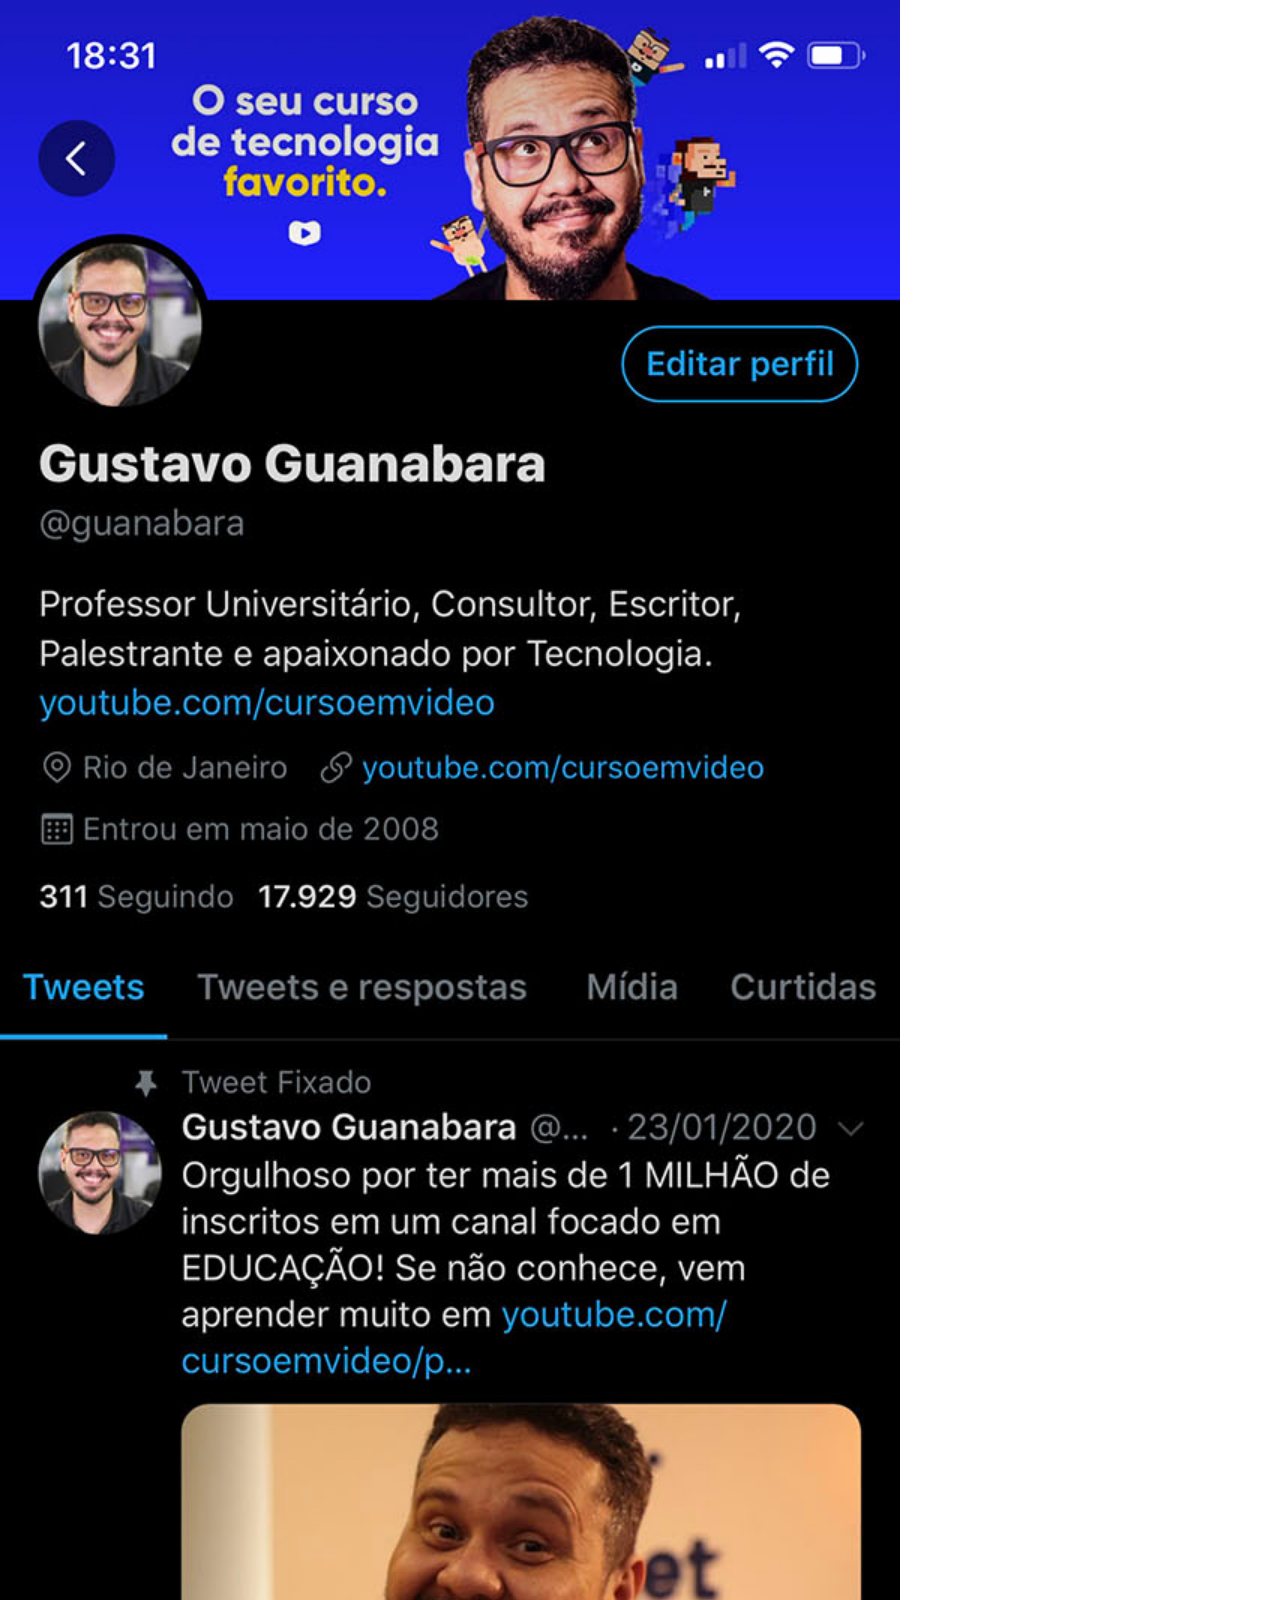
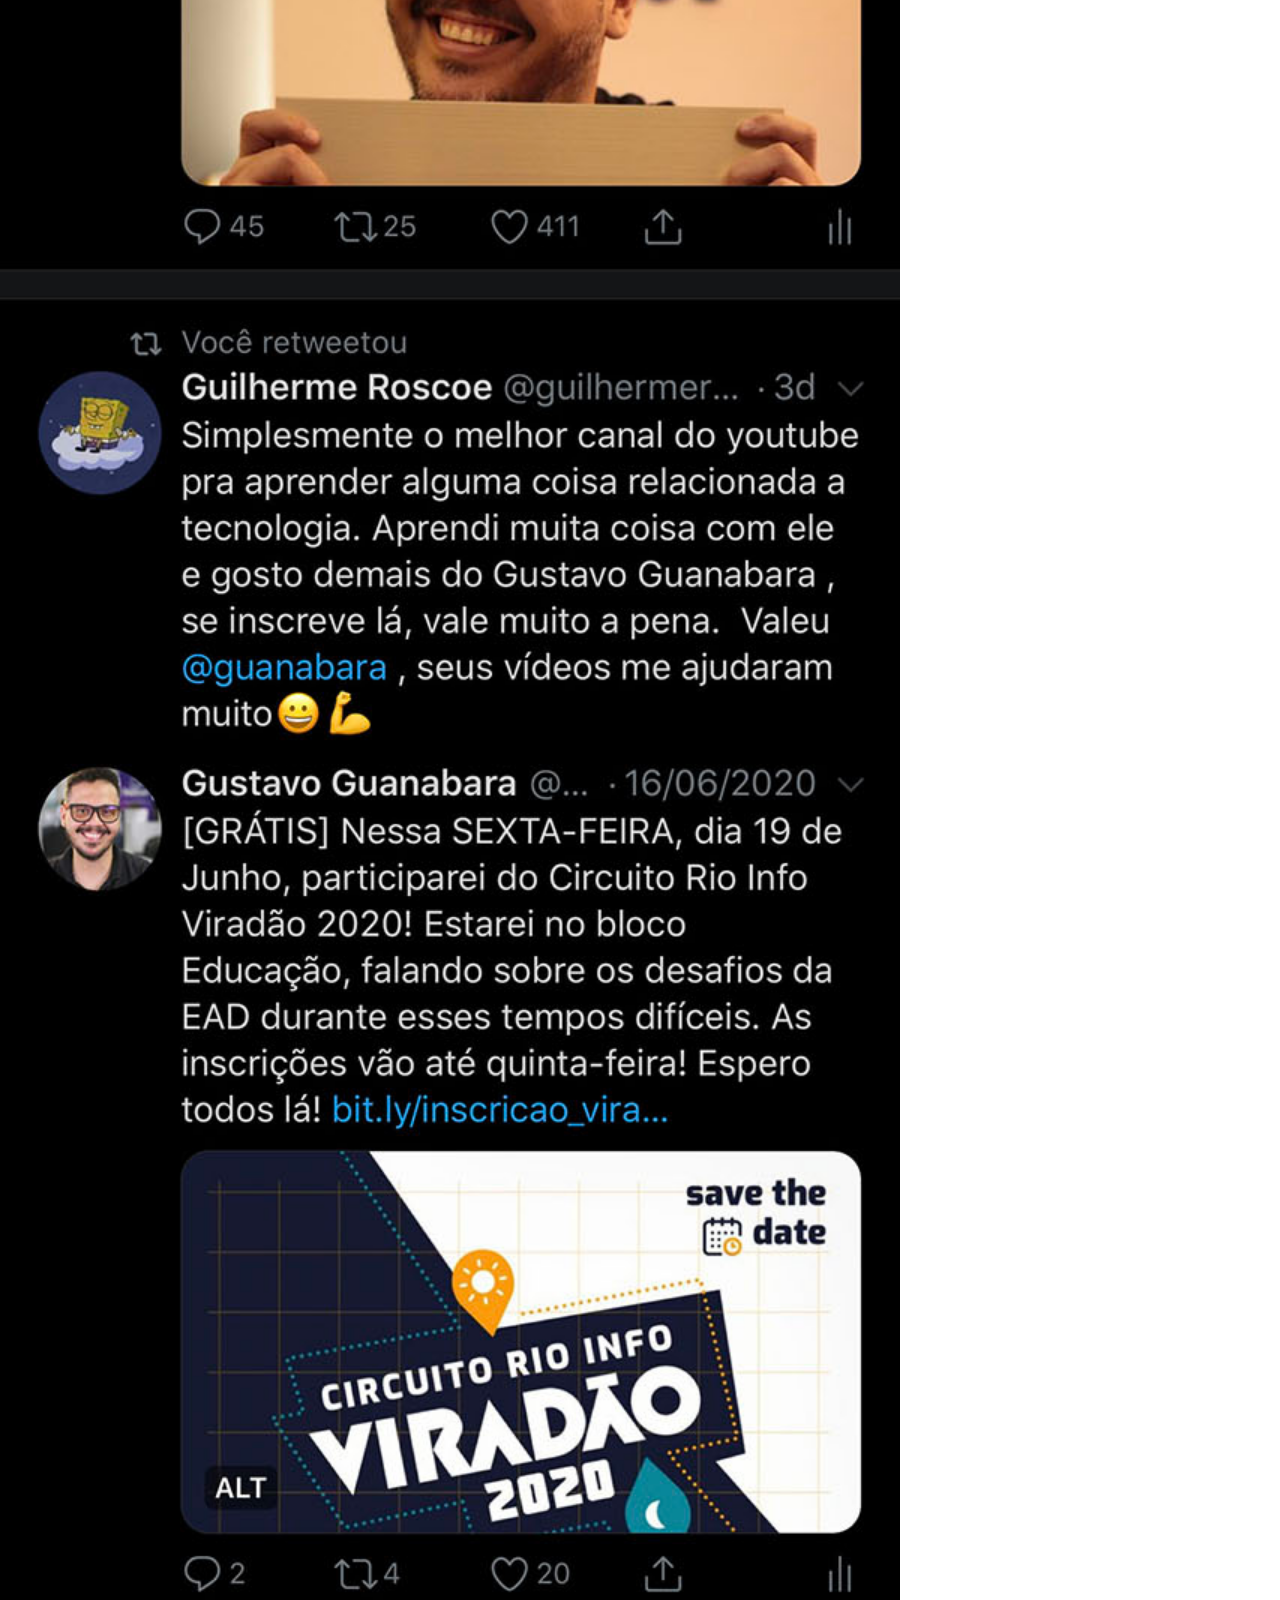
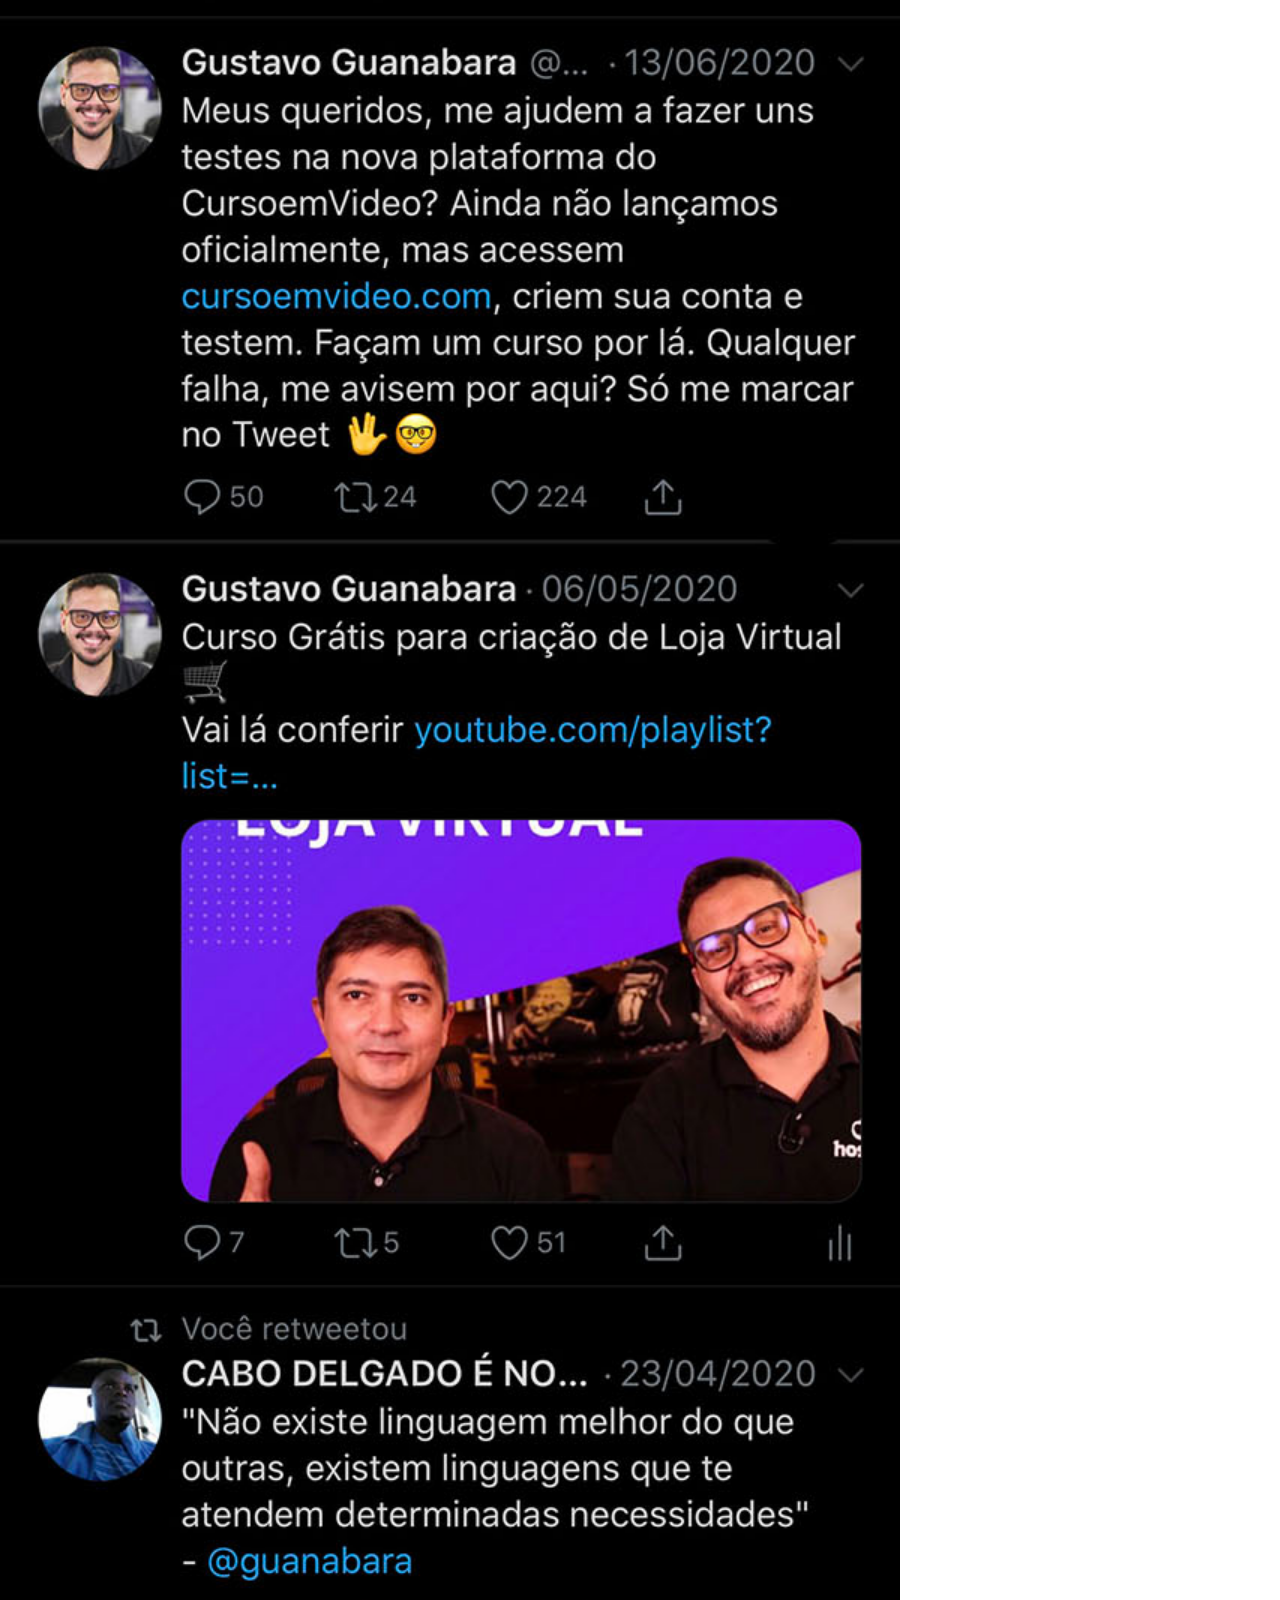
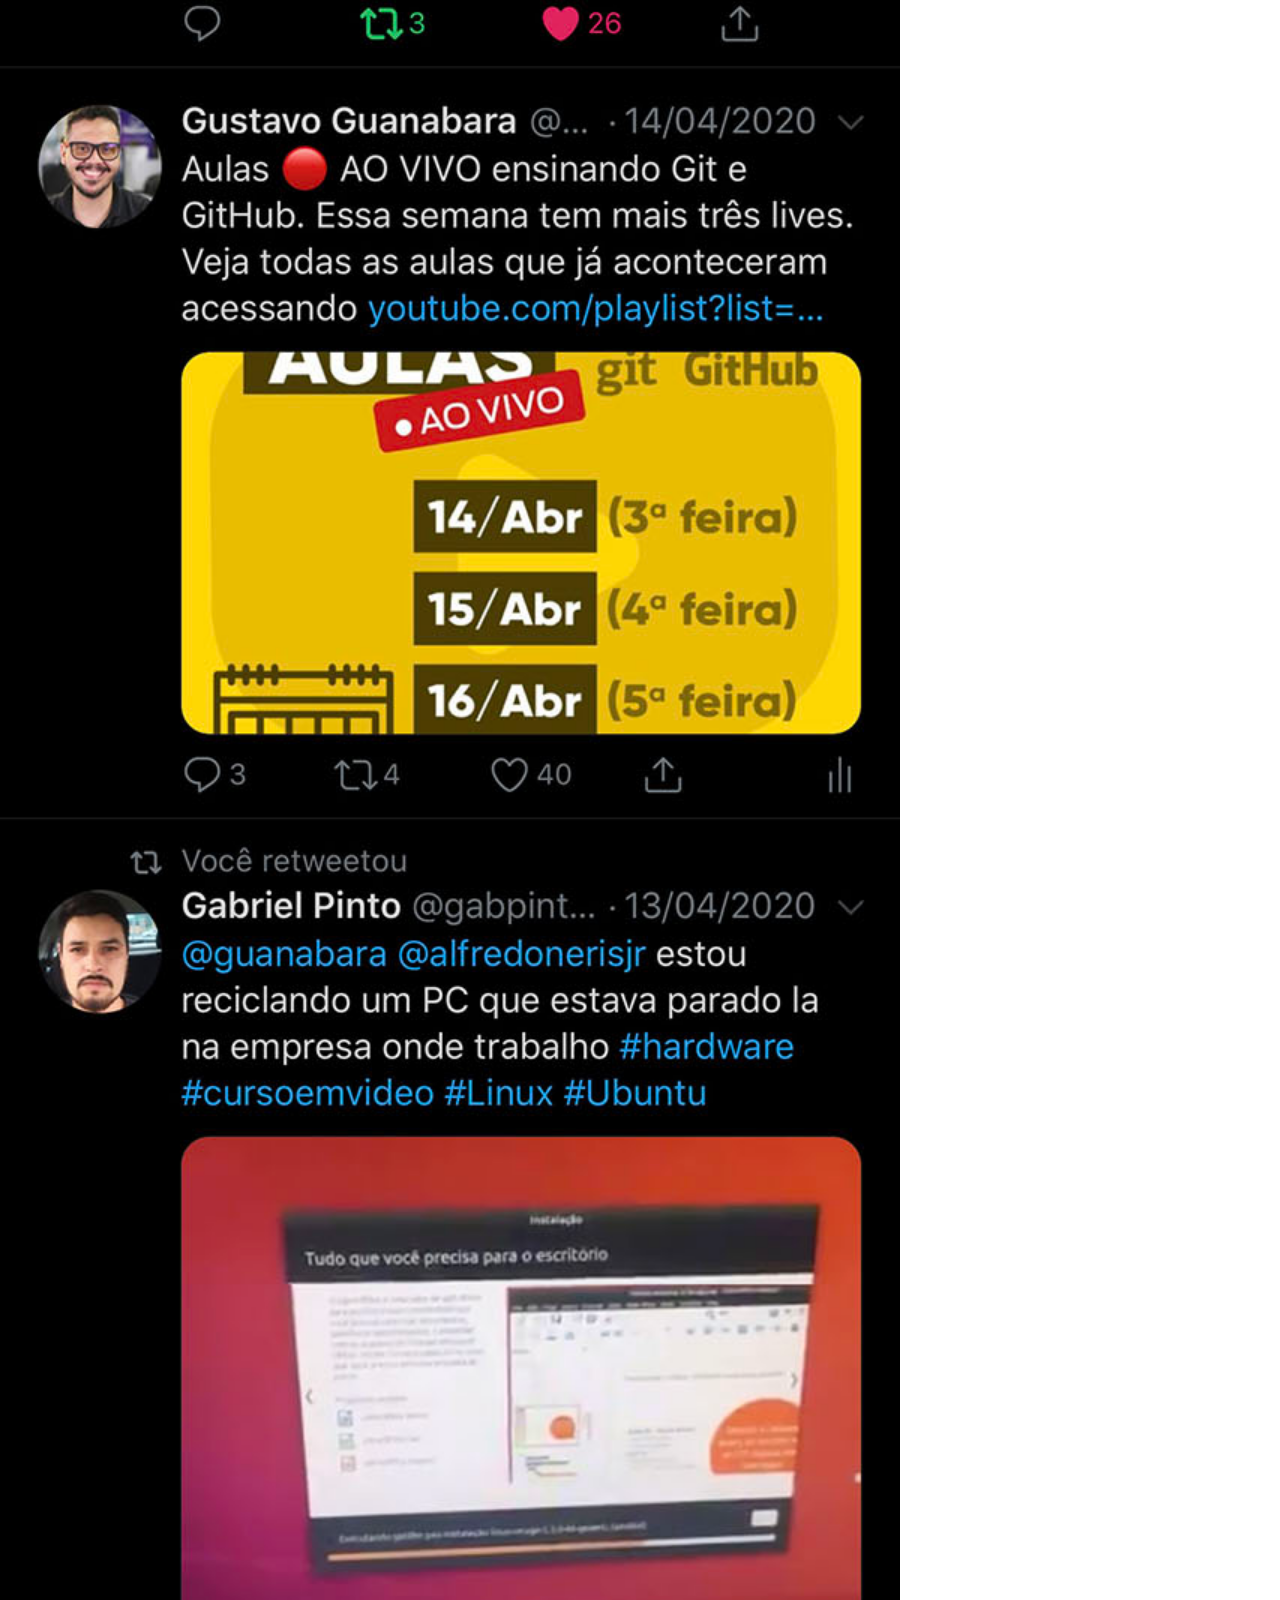
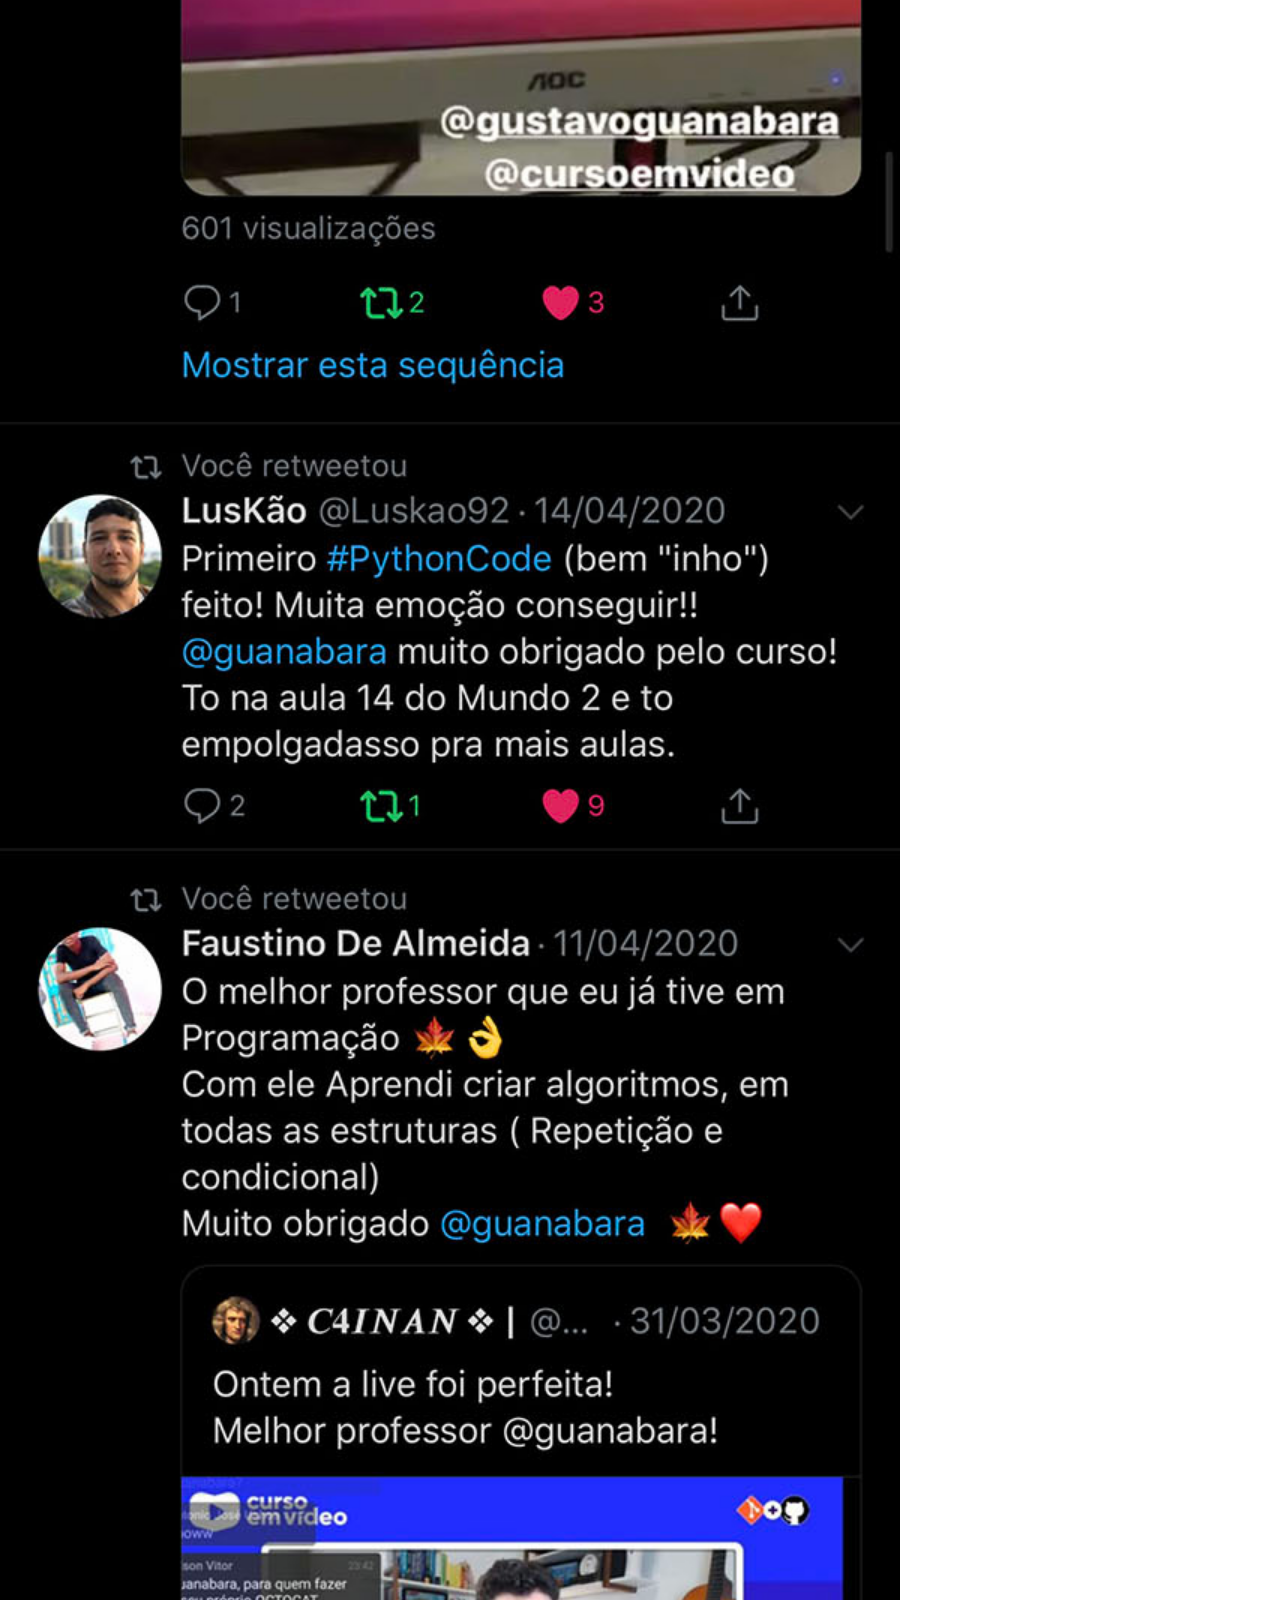
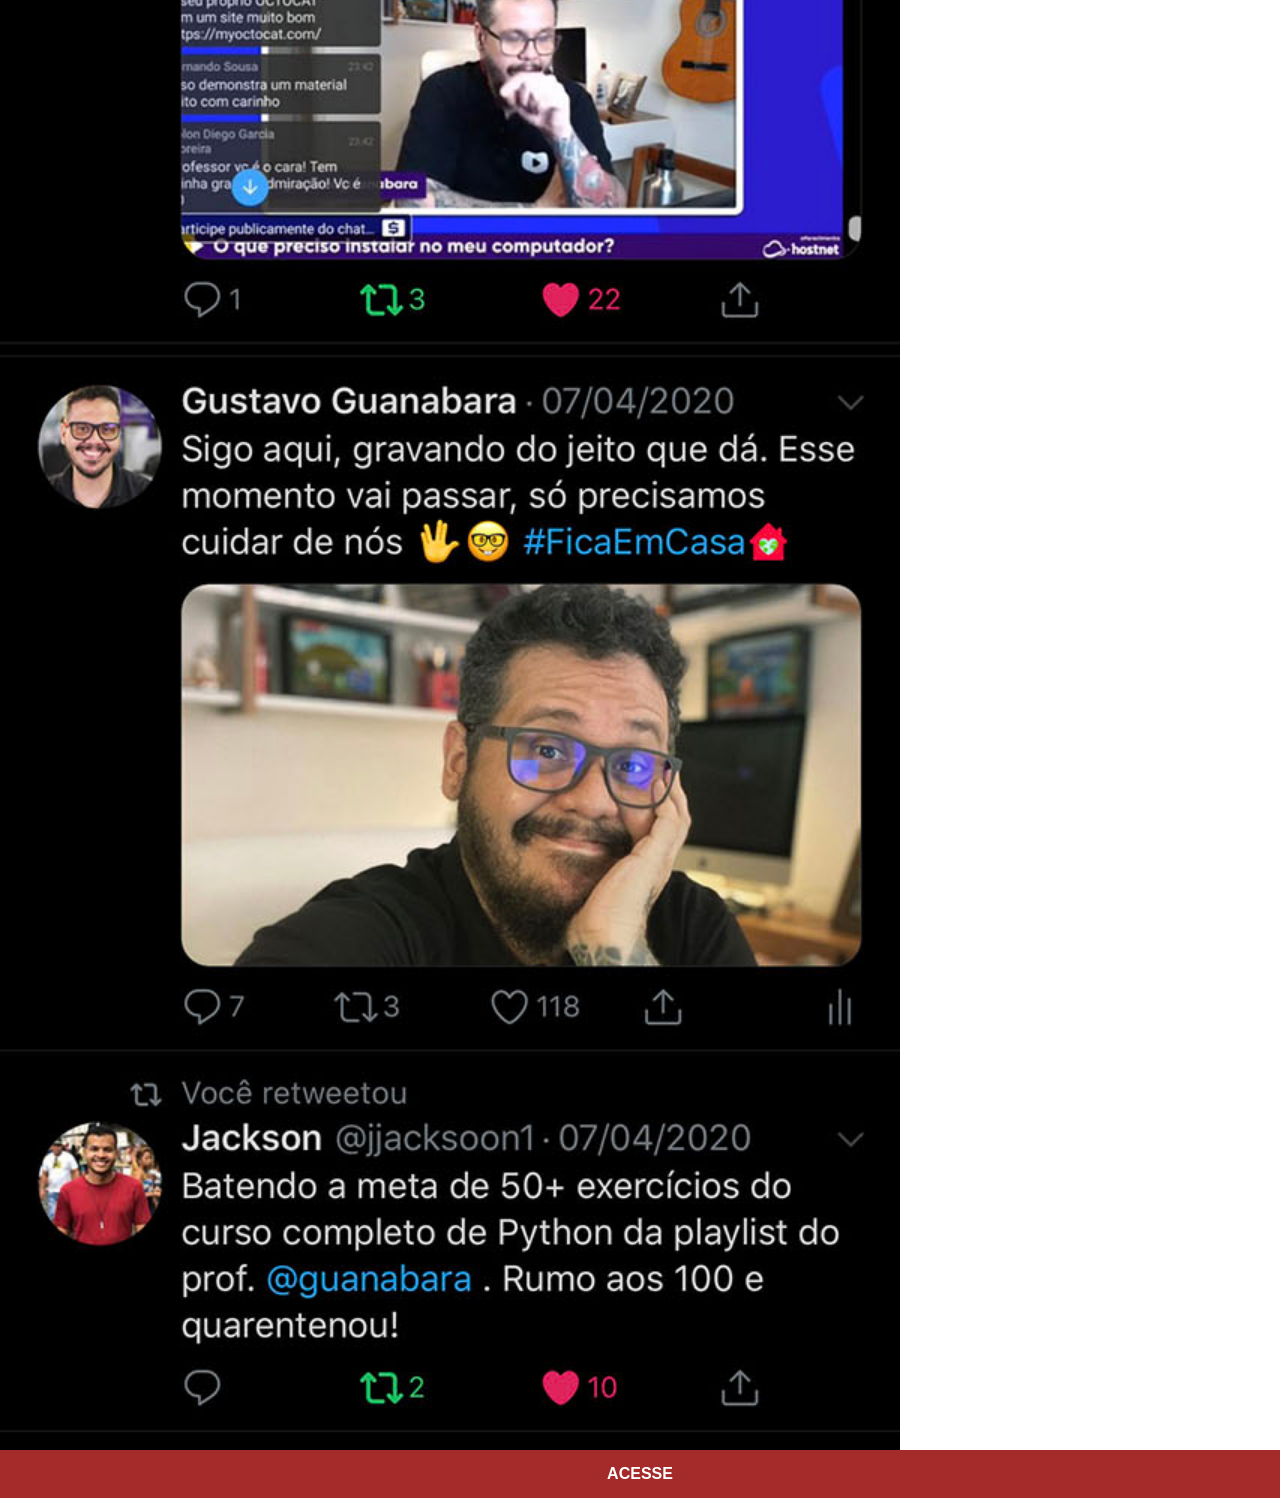
<file: twitter.html>
<!DOCTYPE html>
<html lang="pt-br">
<head>
    <meta charset="UTF-8">
    <meta name="viewport" content="width=device-width, initial-scale=1.0">
    <link rel="stylesheet" href="estilos/redes.css">
    <title>twitter</title>
</head>
<body>
    <img src="imagens/tela-twitter.jpg" alt="twitter">
    <a href="https://x.com/guanabara?lang=en" target="_blank">ACESSE</a>
    
</body>
</html>
</file>
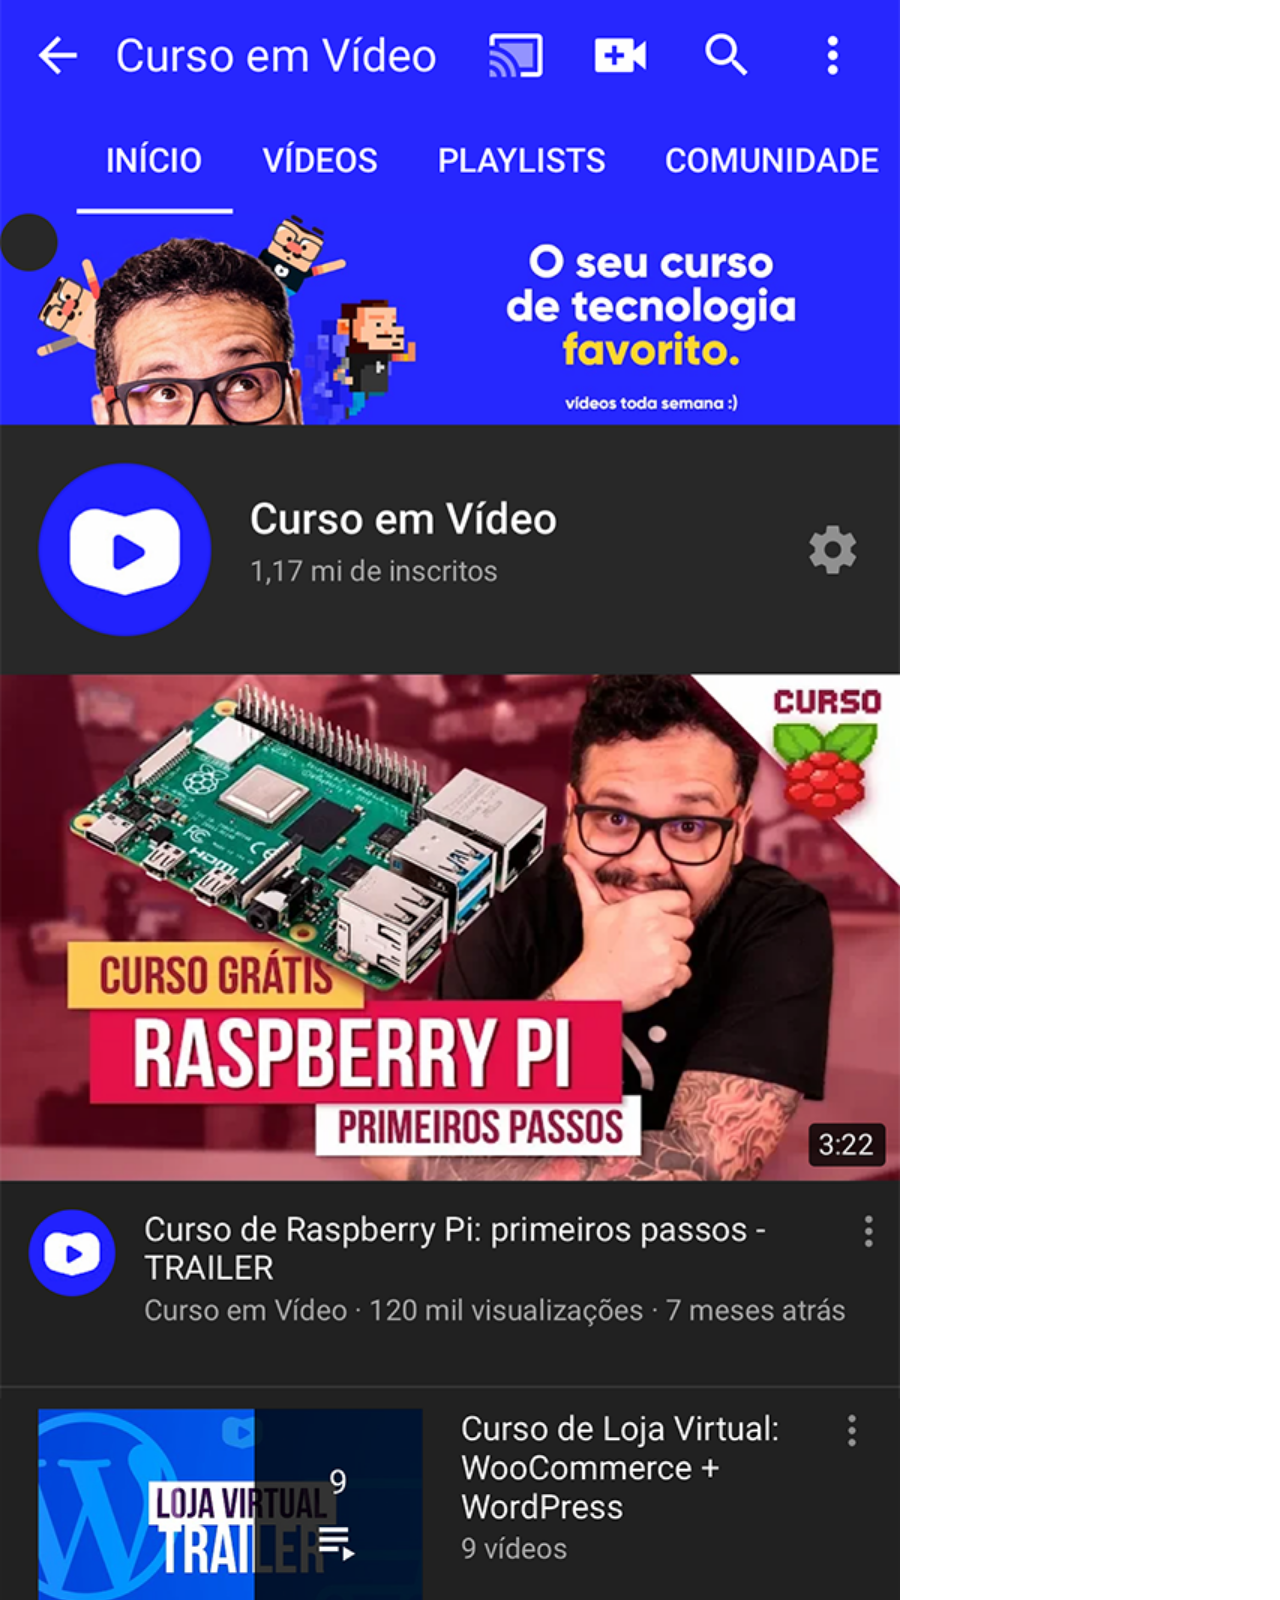
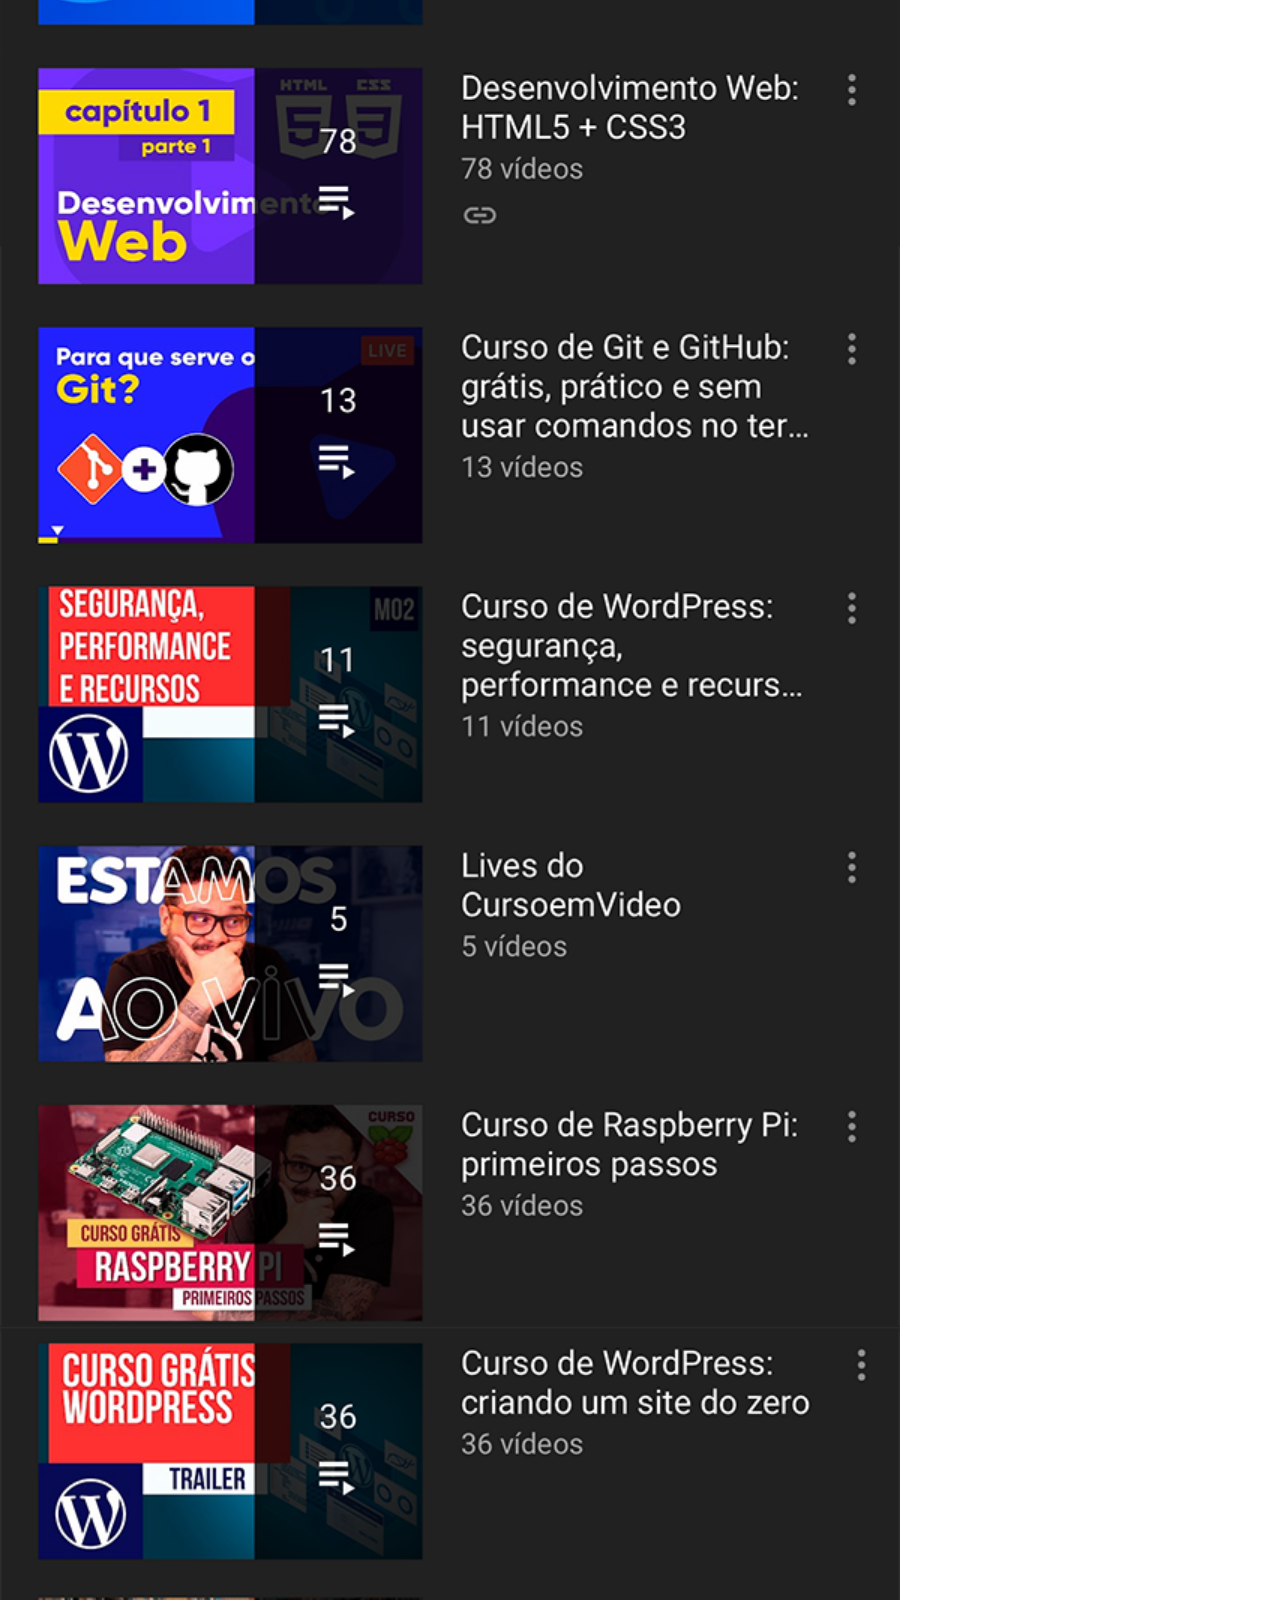
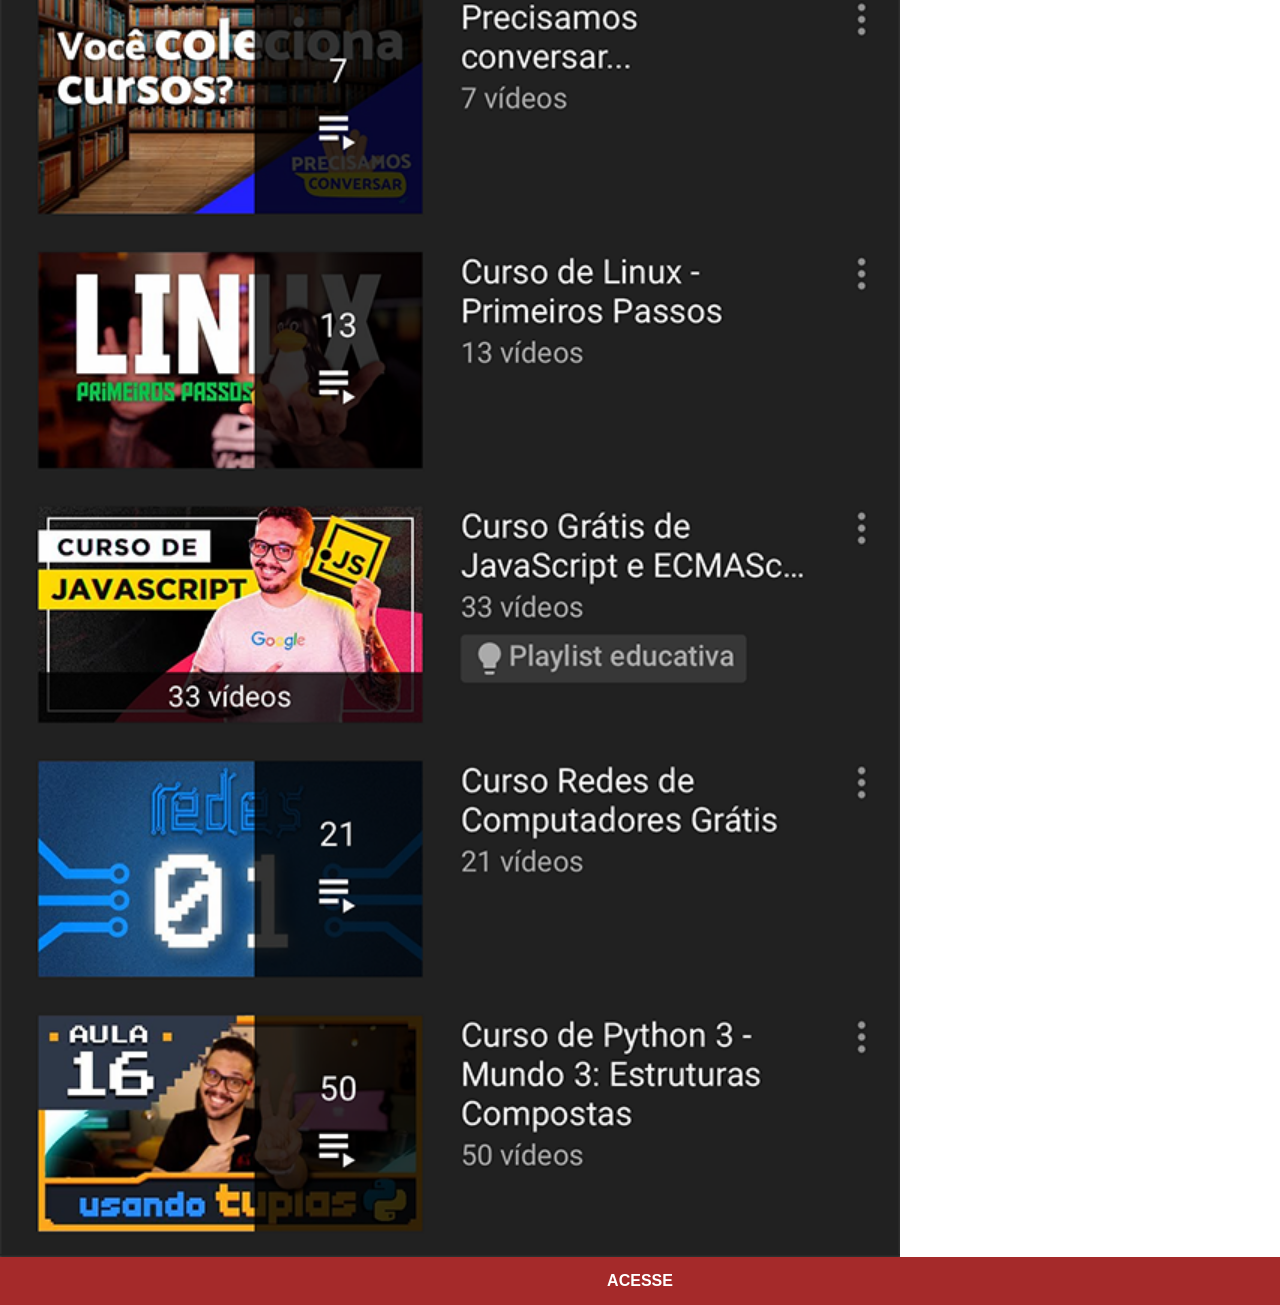
<file: youtube.html>
<!DOCTYPE html>
<html lang="pt-br">
<head>
    <meta charset="UTF-8">
    <meta name="viewport" content="width=device-width, initial-scale=1.0">
    <title>youtube</title>
    <link rel="stylesheet" href="estilos/redes.css">
</head>
<body>
    <img src="imagens/tela-youtube.png" alt="youtube">
    <a href="https://www.youtube.com" target="_blank"> ACESSE</a>
</body>
</html>
</file>
<file: estilos/style.css>
@charset"UTF-8";

*{
   margin: 0;
   padding: 0;
   font-family: Arial, Helvetica, sans-serif;
   box-sizing: border-box;
}

html, body{
    height: 100vh;
    width: 100vw;
    background-color: black;
}
body{
    background-image: url(../imagens/fundo-madeira.jpg);
    background-size: cover;
    background-repeat: no-repeat;
    background-position: center;
}
main{
    height: 100vh;
    position: relative;
}

section#telefone{
    height: 350px;
    width: 350px;
    position: absolute;
    top: 50%;
    left: 50%;
    transform: translate(-50%, -50%);
    background-image: url(../imagens/frame-iphone.png);
    background-size: 50%;
    background-repeat: no-repeat;
    background-position: center;
}

 #tela{
    position: relative;
    top:44px;
    left:100px;
    width: 150px;
    height: 266px;
} 

#redes-sociais{
    padding-right: 10px;
    padding-top: 20px;
    float: right;
    
}

#redes-sociais img{
    height:35px;
    border-radius: 50%;
    box-shadow: 2px 2px 5px black;
    margin: 15px;
    display: block;

       
}

#redes-sociais img:hover{
    box-shadow: 1px 1px 5px bisque;
    transition-duration: 0.3s;
    transform: translate(-3px, -3px);
}

section#redes-sociais img:active {
    transform: scale(90%);
}
</file>
<file: estilos/redes.css>
@charset"UTF-8";

*{
            margin: 0;
            padding: 0;
            font-family: Arial, Helvetica, sans-serif;
            box-sizing: border-box;
        }

        ::-webkit-scrollbar{
            width: 0;
            height: 0;
        }

        img{
            width: 100vh;
        }
        a{
            display: block;
            background-color: brown;
            text-decoration: none;
            text-align: center;
            padding: 15px;
            margin-top: -4px;
            font-weight: bolder;
            color: white;
        }

        a:hover{
            background-color: red;
        }
</file>
